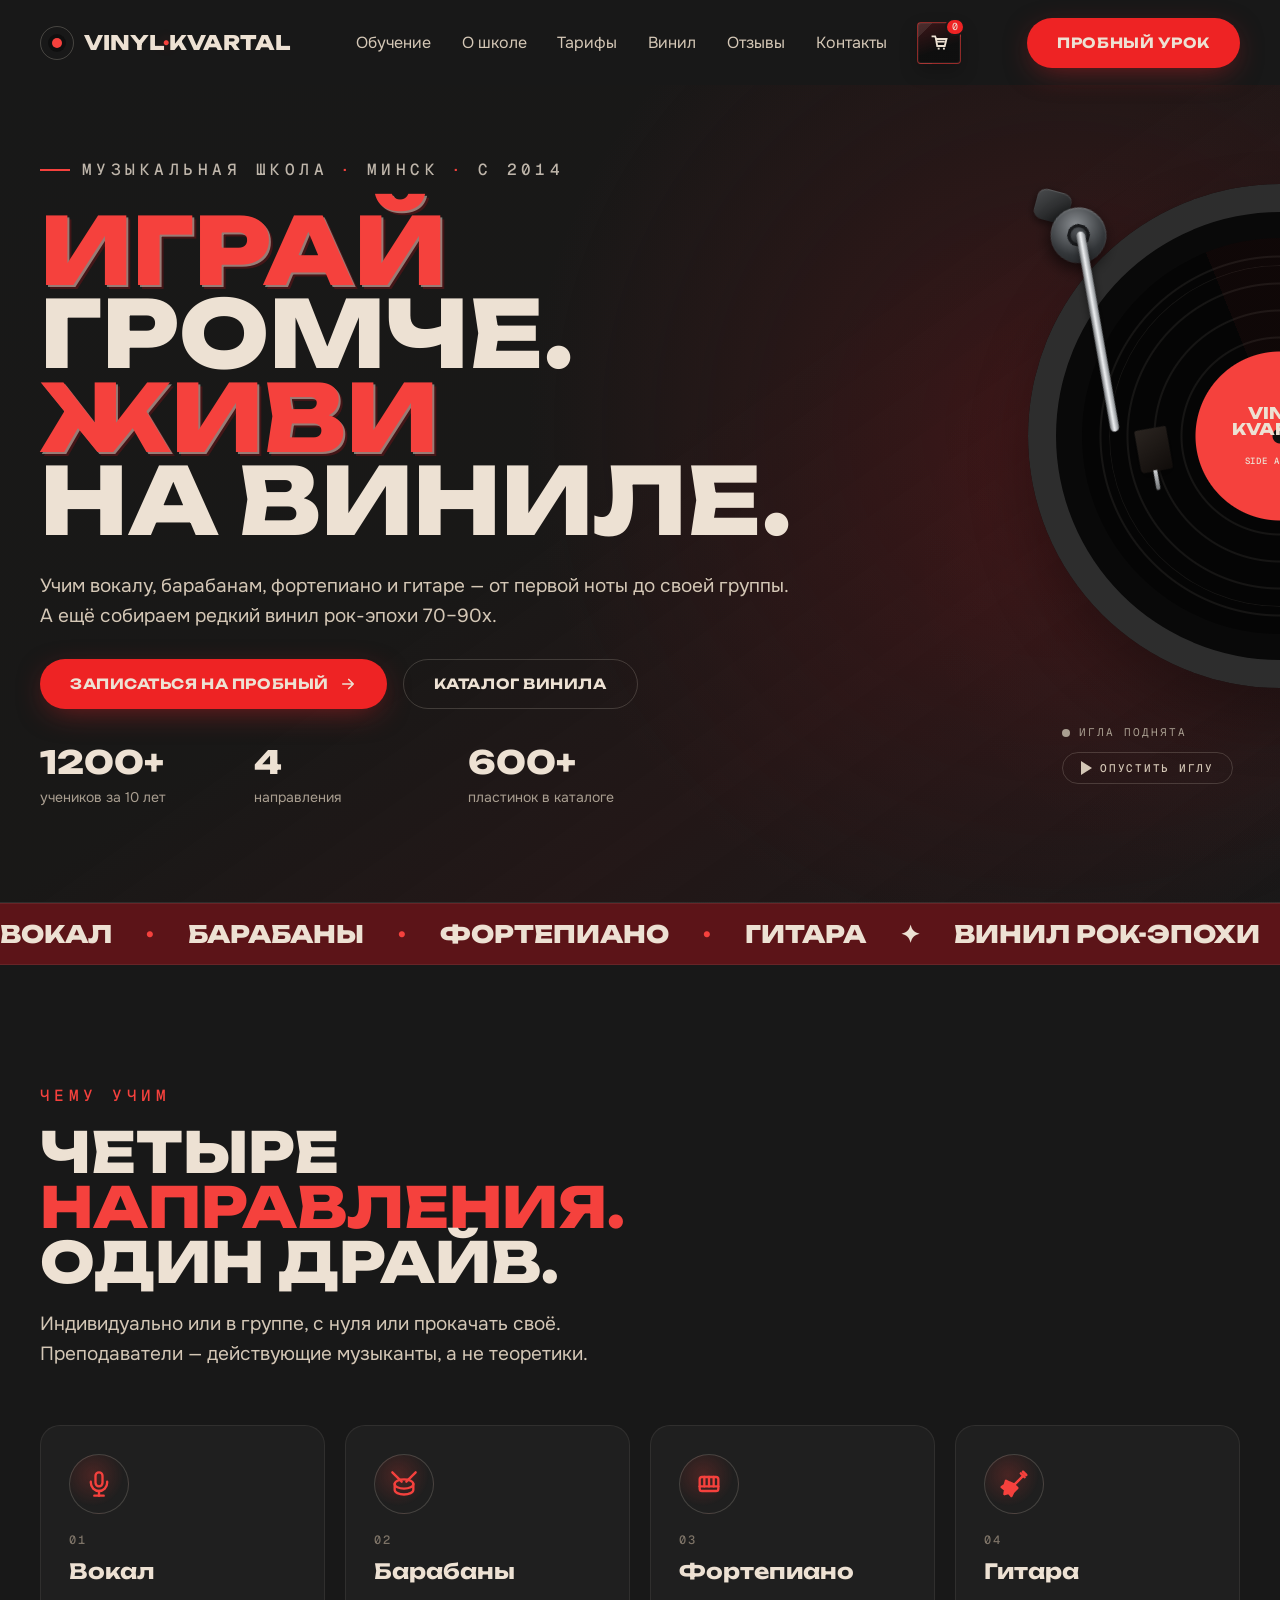
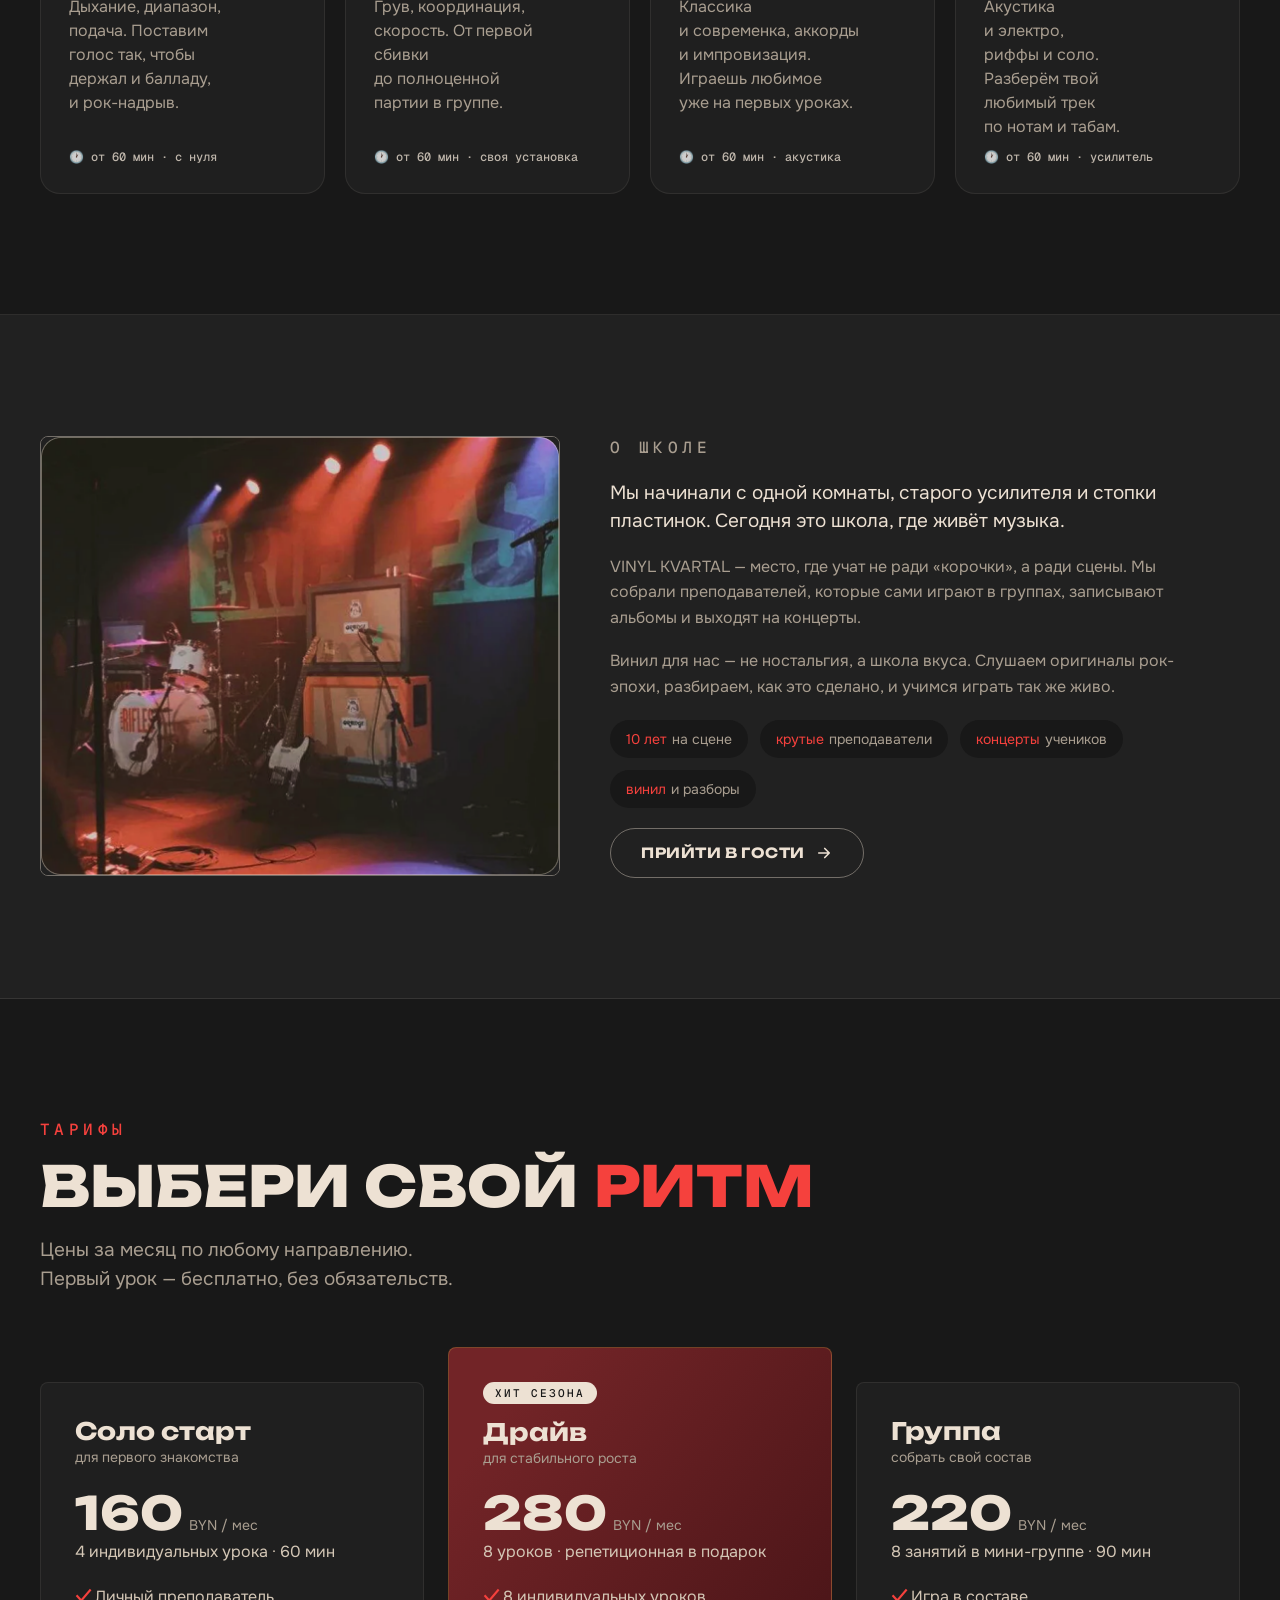
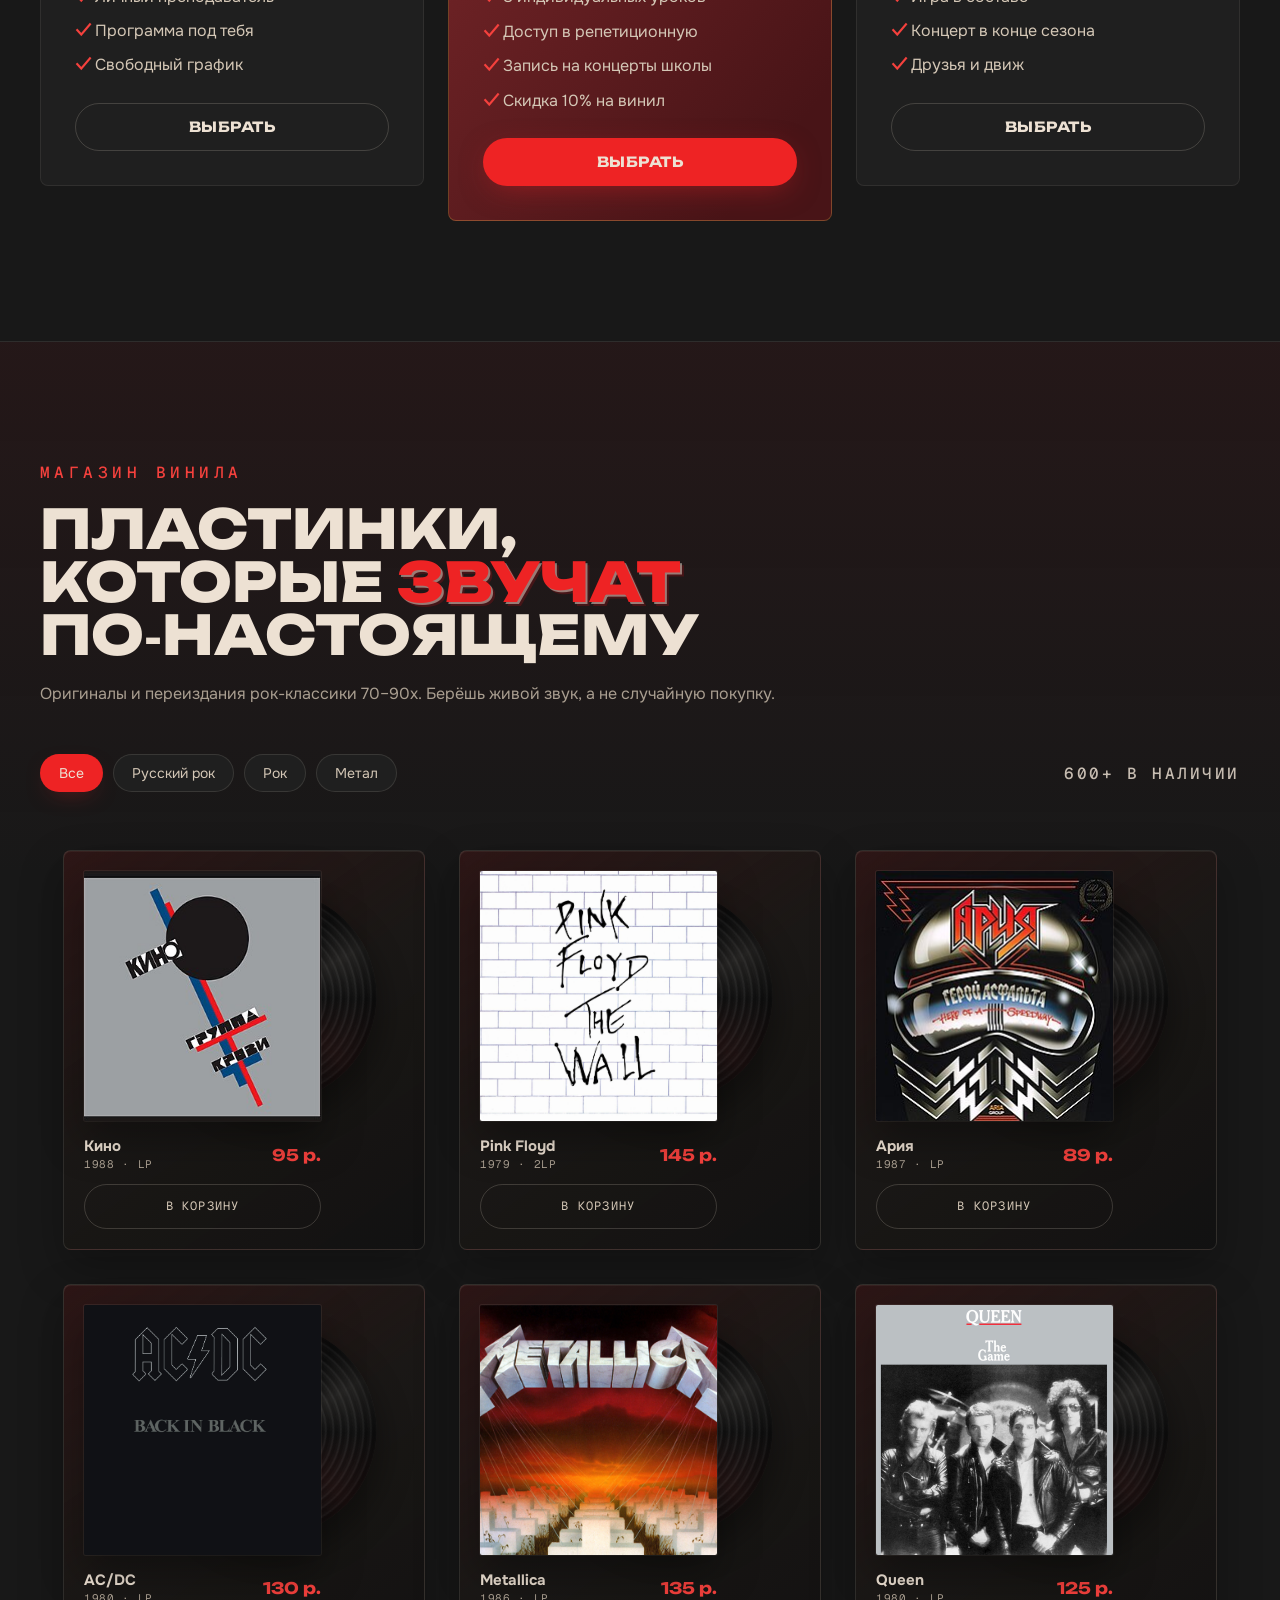
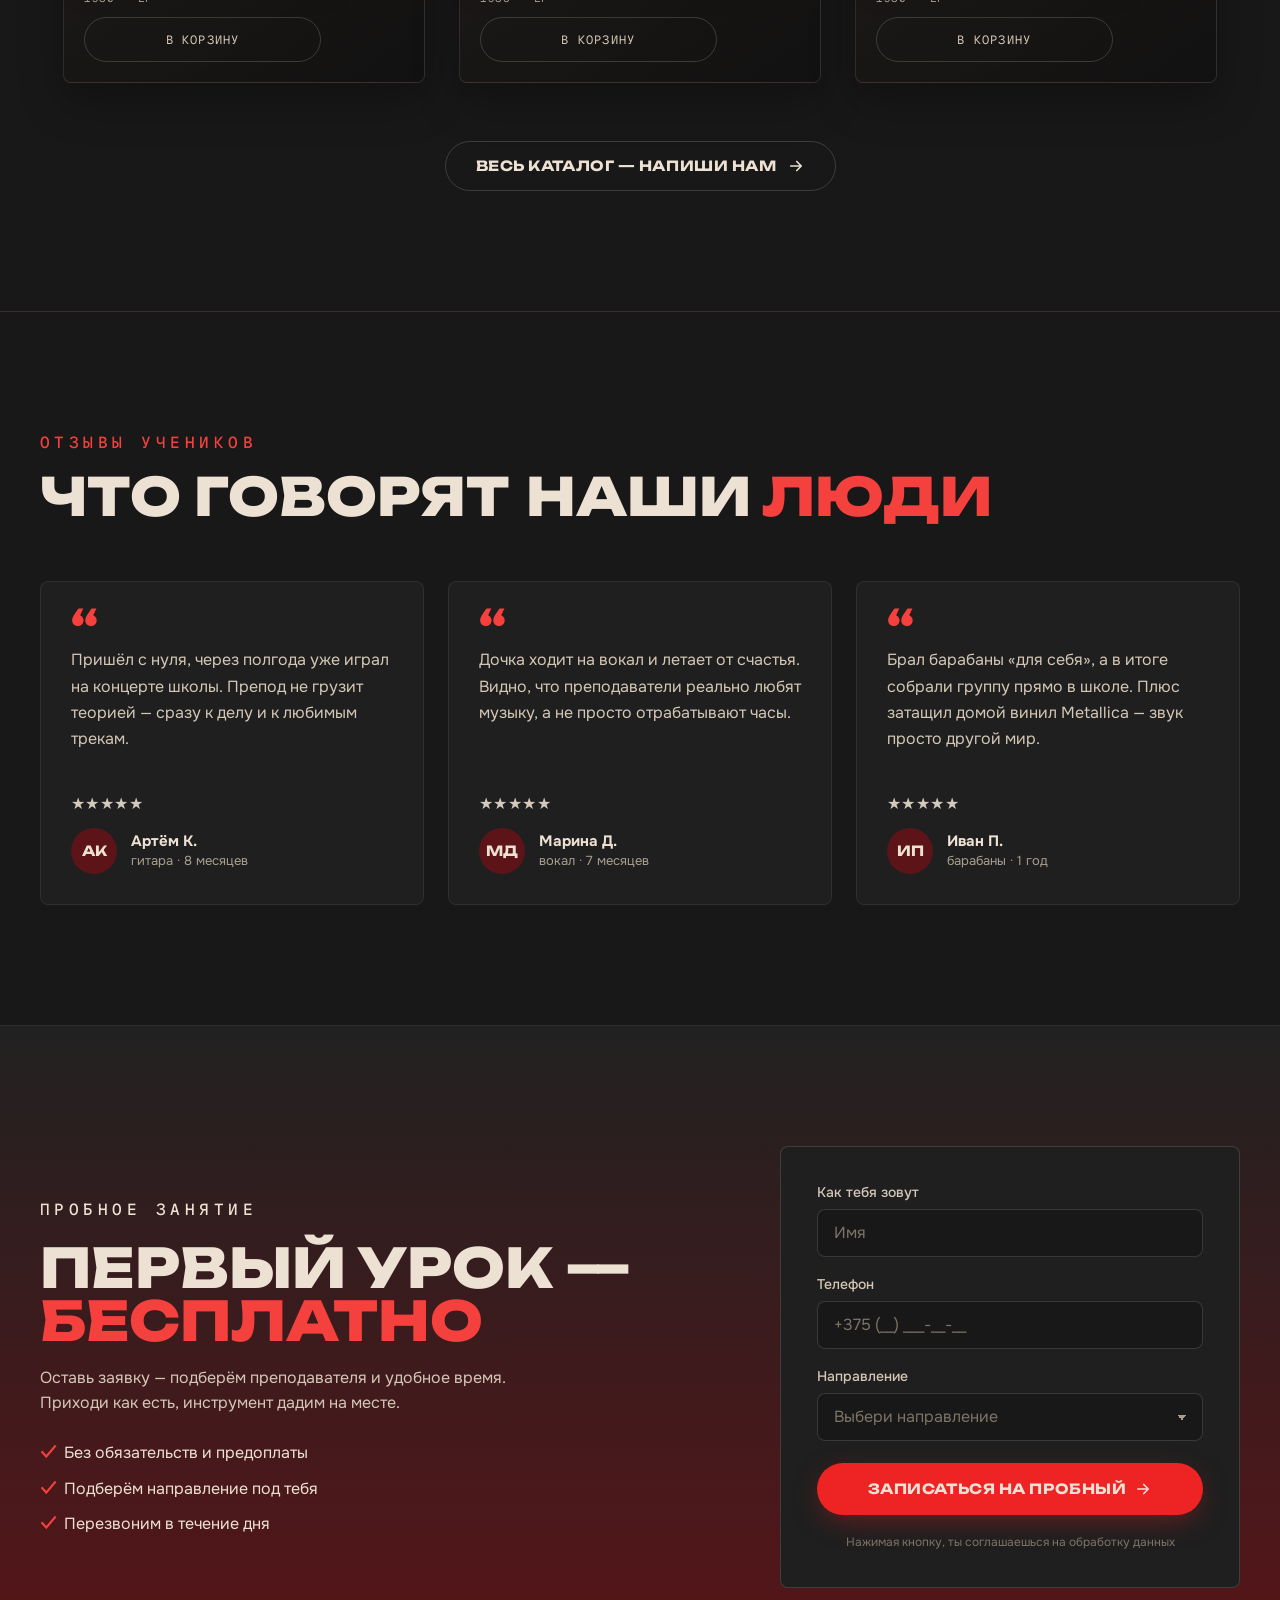
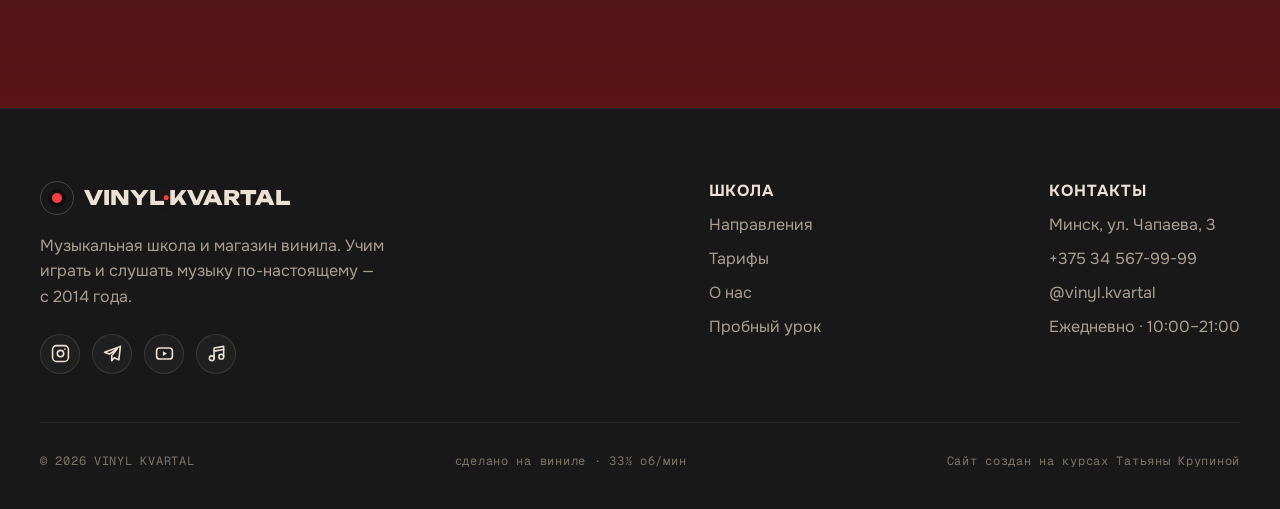
<file: index.html>
<!doctype html>
<html lang="ru">
  <head>
    <meta charset="utf-8" />
    <meta name="viewport" content="width=device-width, initial-scale=1" />
    <title>VINYL·KVARTAL</title>
    <link rel="preconnect" href="https://fonts.googleapis.com" />
    <link rel="preconnect" href="https://fonts.gstatic.com" crossorigin />
    <link
      href="https://fonts.googleapis.com/css2?family=Geist+Mono:wght@500&family=Onest:wght@400;500;700&family=Unbounded:wght@700;800&display=swap"
      rel="stylesheet"
    />
    <link rel="stylesheet" href="styles.css" />
  </head>
  <body>
    <div class="page-loader" aria-hidden="true">
      <div class="loader-inner">
        <div class="loader-record" aria-hidden="true">
          <span></span>
        </div>
        <p>VINYL KVARTAL</p>
        <small>настраиваем&nbsp;звук</small>
      </div>
    </div>

    <header class="site-header" aria-label="Основная навигация">
      <nav class="nav-wrap">
        <a class="brand" href="#" aria-label="VINYL·KVARTAL">
          <span class="brand-mark" aria-hidden="true"></span>
          <span class="brand-name">VINYL<span class="brand-dot">·</span>KVARTAL</span>
        </a>

        <button class="menu-toggle" type="button" aria-label="Открыть меню" aria-expanded="false">
          <span></span>
          <span></span>
        </button>

        <div class="nav-links">
          <a href="#learn">Обучение</a>
          <a href="#about">О&nbsp;школе</a>
          <a href="#pricing">Тарифы</a>
          <a href="#vinyl">Винил</a>
          <a href="#reviews">Отзывы</a>
          <a href="#contacts">Контакты</a>
          <button class="nav-cart" type="button" aria-label="Корзина, 0 товаров">
            <svg viewBox="0 0 24 24" aria-hidden="true">
              <path d="M4 5h3l1.2 3"></path>
              <path d="M8 8h12l-2 8H9.4L8 8Z"></path>
              <path d="M10 11h7"></path>
              <path d="M11 19h.1"></path>
              <path d="M17 19h.1"></path>
            </svg>
            <span class="nav-cart-label">Корзина</span>
            <span class="cart-count" aria-hidden="true">0</span>
          </button>
        </div>

        <a class="header-cta" href="#trial">Пробный урок</a>
      </nav>
    </header>

    <main>
      <section class="hero" aria-labelledby="hero-title">
        <div class="hero-wrap">
          <div class="hero-copy">
            <p class="kicker"><span></span>Музыкальная школа <i>·</i> Минск <i>·</i> с&nbsp;2014</p>

            <h1 id="hero-title">
              <span class="outline">Играй</span>
              <span class="hero-title-light">громче.</span>
              <span class="outline">живи</span>
              <span class="hero-title-light">на&nbsp;виниле.</span>
            </h1>

            <p class="hero-text">
              Учим вокалу, барабанам, фортепиано и&nbsp;гитаре — от&nbsp;первой ноты до&nbsp;своей группы.
              А&nbsp;ещё собираем редкий винил рок-эпохи 70–90х.
            </p>

            <div class="hero-actions">
              <a class="primary-action" href="#trial">
                Записаться на&nbsp;пробный
                <svg viewBox="0 0 24 24" aria-hidden="true">
                  <path d="M5 12h14M13 6l6 6-6 6"></path>
                </svg>
              </a>
              <a class="ghost-action" href="#vinyl">Каталог винила</a>
            </div>

            <dl class="hero-stats">
              <div>
                <dt>1200+</dt>
                <dd>учеников за&nbsp;10 лет</dd>
              </div>
              <div>
                <dt>4</dt>
                <dd>направления</dd>
              </div>
              <div>
                <dt>600+</dt>
                <dd>пластинок в&nbsp;каталоге</dd>
              </div>
            </dl>
          </div>

          <div class="turntable" aria-label="Интерактивная виниловая пластинка">
            <div class="record" aria-hidden="true">
              <div class="record-label">
                <strong>VINYL<br />KVARTAL</strong>
                <span>SIDE A · 33⅓</span>
              </div>
            </div>

            <div class="tonearm" aria-hidden="true">
              <span class="weight"></span>
              <span class="pivot"></span>
              <span class="arm"></span>
              <span class="head"></span>
            </div>

            <div class="deck-controls">
              <div class="deck-caption">
                <span class="dot" aria-hidden="true"></span>
                <span class="txt-play">игла поднята</span>
                <span class="txt-stop">пластинка играет</span>
              </div>
              <button
                class="record-button"
                type="button"
                aria-label="Опустить иглу и запустить пластинку"
                aria-pressed="false"
              >
                <span class="play-icon" aria-hidden="true"></span>
                <span>Опустить иглу</span>
              </button>
            </div>
          </div>
        </div>
      </section>

      <div class="marquee" aria-hidden="true">
        <div class="marquee-track">
          <span>Вокал <i>·</i> Барабаны <i>·</i> Фортепиано <i>·</i> Гитара <span class="star">✦</span></span>
          <span>Винил рок-эпохи <i>·</i> Концерты учеников <i>·</i> Своя группа за&nbsp;год <span class="star">✦</span></span>
          <span>Вокал <i>·</i> Барабаны <i>·</i> Фортепиано <i>·</i> Гитара <span class="star">✦</span></span>
          <span>Винил рок-эпохи <i>·</i> Концерты учеников <i>·</i> Своя группа за&nbsp;год <span class="star">✦</span></span>
        </div>
      </div>

      <section class="directions" id="learn" aria-labelledby="directions-title">
        <div class="directions-wrap">
          <div class="section-head">
            <p class="section-kicker">Чему учим</p>
            <h2 id="directions-title">
              <span>Четыре</span>
              <span class="accent">направления.</span>
              <span>Один драйв.</span>
            </h2>
            <p>
              Индивидуально или в&nbsp;группе, с&nbsp;нуля или прокачать своё. Преподаватели — действующие
              музыканты, а&nbsp;не теоретики.
            </p>
          </div>

          <div class="directions-grid">
            <article class="direction-card">
              <div class="direction-icon" aria-hidden="true">
                <svg viewBox="0 0 24 24">
                  <path d="M12 2a3 3 0 0 0-3 3v6a3 3 0 0 0 6 0V5a3 3 0 0 0-3-3Z"></path>
                  <path d="M19 10v1a7 7 0 0 1-14 0v-1"></path>
                  <path d="M12 18v4"></path>
                  <path d="M8 22h8"></path>
                </svg>
              </div>
              <div class="direction-body">
                <span class="direction-number">01</span>
                <h3>Вокал</h3>
                <p>Дыхание, диапазон,<br />подача. Поставим<br />голос так, чтобы<br />держал и&nbsp;балладу,<br />и&nbsp;рок-надрыв.</p>
                <small>🕐 от&nbsp;60 мин · с&nbsp;нуля</small>
              </div>
            </article>

            <article class="direction-card">
              <div class="direction-icon" aria-hidden="true">
                <svg viewBox="0 0 24 24">
                  <path d="m2 2 8 8"></path>
                  <path d="m22 2-8 8"></path>
                  <ellipse cx="12" cy="12" rx="8" ry="4"></ellipse>
                  <path d="M4 12v5c0 2.2 3.6 4 8 4s8-1.8 8-4v-5"></path>
                </svg>
              </div>
              <div class="direction-body">
                <span class="direction-number">02</span>
                <h3>Барабаны</h3>
                <p>Грув, координация,<br />скорость. От&nbsp;первой<br />сбивки<br />до&nbsp;полноценной<br />партии в&nbsp;группе.</p>
                <small>🕐 от&nbsp;60 мин · своя установка</small>
              </div>
            </article>

            <article class="direction-card">
              <div class="direction-icon" aria-hidden="true">
                <svg viewBox="0 0 24 24">
                  <rect x="4" y="6" width="16" height="12" rx="2"></rect>
                  <path d="M8 6v8"></path>
                  <path d="M12 6v8"></path>
                  <path d="M16 6v8"></path>
                  <path d="M4 14h16"></path>
                </svg>
              </div>
              <div class="direction-body">
                <span class="direction-number">03</span>
                <h3>Фортепиано</h3>
                <p>Классика<br />и&nbsp;современка, аккорды<br />и&nbsp;импровизация.<br />Играешь любимое<br />уже на&nbsp;первых уроках.</p>
                <small>🕐 от&nbsp;60 мин · акустика</small>
              </div>
            </article>

            <article class="direction-card">
              <div class="direction-icon" aria-hidden="true">
                <svg class="electric-guitar-icon" viewBox="0 0 24 24">
                  <path class="guitar-body" d="M8.3 10.8 5.6 9.4 4.6 12.8 2.2 14.5l2.7 2.2-.5 3.4 3.5-1 2 2.5 1.5-3.2 3.2-3.2-3.1-3.1-3.2-1.3Z"></path>
                  <path d="m12.5 12.3 7-7"></path>
                  <path d="m17.5 3.5 3 3"></path>
                  <path d="m19.2 2.2 2.6 2.6"></path>
                  <circle cx="7.6" cy="15.6" r="1.2"></circle>
                </svg>
              </div>
              <div class="direction-body">
                <span class="direction-number">04</span>
                <h3>Гитара</h3>
                <p>Акустика<br />и&nbsp;электро,<br />риффы и&nbsp;соло.<br />Разберём твой<br />любимый трек<br />по&nbsp;нотам и&nbsp;табам.</p>
                <small>🕐 от&nbsp;60 мин · усилитель</small>
              </div>
            </article>
          </div>
        </div>
      </section>

      <section class="about" id="about" aria-labelledby="about-title">
        <div class="about-wrap">
          <div class="about-grid">
            <figure class="about-photo">
              <img src="assets/about-studio.png" alt="Сцена музыкальной школы с барабанами, гитарой и усилителями" />
            </figure>

            <div class="about-body">
              <p class="about-kicker">О&nbsp;школе</p>
              <h2 id="about-title" class="visually-hidden">О&nbsp;школе VINYL KVARTAL</h2>
              <p class="about-lead">
                Мы начинали с&nbsp;одной комнаты, старого усилителя и&nbsp;стопки пластинок. Сегодня это школа,
                где живёт музыка.
              </p>
              <p>
                VINYL KVARTAL — место, где учат не&nbsp;ради «корочки», а&nbsp;ради сцены. Мы собрали преподавателей,
                которые сами играют в&nbsp;группах, записывают альбомы и&nbsp;выходят на&nbsp;концерты.
              </p>
              <p>
                Винил для&nbsp;нас — не&nbsp;ностальгия, а&nbsp;школа вкуса. Слушаем оригиналы рок-эпохи, разбираем,
                как это сделано, и&nbsp;учимся играть так же живо.
              </p>

              <div class="about-tags" aria-label="Особенности школы">
                <span><strong>10 лет</strong> на&nbsp;сцене</span>
                <span><strong>крутые</strong> преподаватели</span>
                <span><strong>концерты</strong> учеников</span>
                <span><strong>винил</strong> и&nbsp;разборы</span>
              </div>

              <a class="about-action" href="#contacts">
                Прийти в&nbsp;гости
                <svg viewBox="0 0 24 24" aria-hidden="true">
                  <path d="M5 12h14M13 6l6 6-6 6"></path>
                </svg>
              </a>
            </div>
          </div>
        </div>
      </section>

      <section class="pricing" id="pricing" aria-labelledby="pricing-title">
        <div class="pricing-wrap">
          <div class="pricing-head">
            <p class="section-kicker">Тарифы</p>
            <h2 id="pricing-title" class="pricing-title">
              <span>Выбери свой</span>
              <span class="accent">ритм</span>
            </h2>
            <p>
              Цены за&nbsp;месяц по&nbsp;любому направлению.<br />
              Первый урок — бесплатно, без&nbsp;обязательств.
            </p>
          </div>

          <div class="plans-grid">
            <article class="plan-card">
              <h3>Соло старт</h3>
              <p class="plan-subtitle">для&nbsp;первого знакомства</p>
              <p class="plan-price"><strong>160</strong><span>BYN / мес</span></p>
              <p class="plan-note">4 индивидуальных урока · 60 мин</p>
              <ul class="plan-list">
                <li>Личный преподаватель</li>
                <li>Программа под&nbsp;тебя</li>
                <li>Свободный график</li>
              </ul>
              <a class="plan-action" href="#trial">Выбрать</a>
            </article>

            <article class="plan-card plan-card-featured">
              <span class="plan-badge">Хит сезона</span>
              <h3>Драйв</h3>
              <p class="plan-subtitle">для&nbsp;стабильного роста</p>
              <p class="plan-price"><strong>280</strong><span>BYN / мес</span></p>
              <p class="plan-note">8 уроков · репетиционная в&nbsp;подарок</p>
              <ul class="plan-list">
                <li>8 индивидуальных уроков</li>
                <li>Доступ в&nbsp;репетиционную</li>
                <li>Запись на&nbsp;концерты школы</li>
                <li>Скидка 10% на&nbsp;винил</li>
              </ul>
              <a class="plan-action plan-action-filled" href="#trial">Выбрать</a>
            </article>

            <article class="plan-card">
              <h3>Группа</h3>
              <p class="plan-subtitle">собрать свой состав</p>
              <p class="plan-price"><strong>220</strong><span>BYN / мес</span></p>
              <p class="plan-note">8 занятий в&nbsp;мини-группе · 90 мин</p>
              <ul class="plan-list">
                <li>Игра в&nbsp;составе</li>
                <li>Концерт в&nbsp;конце сезона</li>
                <li>Друзья и&nbsp;движ</li>
              </ul>
              <a class="plan-action" href="#trial">Выбрать</a>
            </article>
          </div>
        </div>
      </section>

      <section class="catalog" id="vinyl" aria-labelledby="catalog-title">
        <div class="catalog-wrap">
          <div class="catalog-head">
            <p class="section-kicker">Магазин винила</p>
            <h2 id="catalog-title" class="catalog-title">
              <span>Пластинки,</span>
              <span class="catalog-title-pair">
                <span>которые</span>
                <span class="outline-gold">звучат</span>
              </span>
              <span class="catalog-title-nowrap">по&#8209;настоящему</span>
            </h2>
            <p>
              Оригиналы и&nbsp;переиздания рок-классики 70–90х. Берёшь живой звук,
              а&nbsp;не случайную покупку.
            </p>
          </div>

          <div class="catalog-bar">
            <div class="catalog-chips" aria-label="Фильтр каталога">
              <button class="catalog-chip catalog-chip-active" type="button">Все</button>
              <button class="catalog-chip" type="button">Русский рок</button>
              <button class="catalog-chip" type="button">Рок</button>
              <button class="catalog-chip" type="button">Метал</button>
            </div>
            <p>600+ в&nbsp;наличии</p>
          </div>

          <div class="records-grid">
            <article class="record-card">
              <div class="record-art">
                <span class="album-disk" aria-hidden="true"></span>
                <img class="album-cover" src="assets/record-kino.png" alt="Обложка альбома Кино" />
              </div>
              <div class="record-meta">
                <div>
                  <h3>Кино</h3>
                  <p>1988 · LP</p>
                </div>
                <strong>95 р.</strong>
              </div>
              <button class="record-buy" type="button">В&nbsp;корзину</button>
            </article>

            <article class="record-card">
              <div class="record-art">
                <span class="album-disk" aria-hidden="true"></span>
                <img class="album-cover" src="assets/record-pink-floyd.png" alt="Обложка альбома Pink Floyd" />
              </div>
              <div class="record-meta">
                <div>
                  <h3>Pink Floyd</h3>
                  <p>1979 · 2LP</p>
                </div>
                <strong>145 р.</strong>
              </div>
              <button class="record-buy" type="button">В&nbsp;корзину</button>
            </article>

            <article class="record-card">
              <div class="record-art">
                <span class="album-disk" aria-hidden="true"></span>
                <img class="album-cover" src="assets/record-aria.png" alt="Обложка альбома Ария" />
              </div>
              <div class="record-meta">
                <div>
                  <h3>Ария</h3>
                  <p>1987 · LP</p>
                </div>
                <strong>89 р.</strong>
              </div>
              <button class="record-buy" type="button">В&nbsp;корзину</button>
            </article>

            <article class="record-card">
              <div class="record-art">
                <span class="album-disk" aria-hidden="true"></span>
                <img class="album-cover" src="assets/record-acdc.png" alt="Обложка альбома AC/DC" />
              </div>
              <div class="record-meta">
                <div>
                  <h3>AC/DC</h3>
                  <p>1980 · LP</p>
                </div>
                <strong>130 р.</strong>
              </div>
              <button class="record-buy" type="button">В&nbsp;корзину</button>
            </article>

            <article class="record-card">
              <div class="record-art">
                <span class="album-disk" aria-hidden="true"></span>
                <img class="album-cover" src="assets/record-metallica.png" alt="Обложка альбома Metallica" />
              </div>
              <div class="record-meta">
                <div>
                  <h3>Metallica</h3>
                  <p>1986 · LP</p>
                </div>
                <strong>135 р.</strong>
              </div>
              <button class="record-buy" type="button">В&nbsp;корзину</button>
            </article>

            <article class="record-card">
              <div class="record-art">
                <span class="album-disk" aria-hidden="true"></span>
                <img class="album-cover" src="assets/record-queen.png" alt="Обложка альбома Queen" />
              </div>
              <div class="record-meta">
                <div>
                  <h3>Queen</h3>
                  <p>1980 · LP</p>
                </div>
                <strong>125 р.</strong>
              </div>
              <button class="record-buy" type="button">В&nbsp;корзину</button>
            </article>
          </div>

          <div class="catalog-foot">
            <a href="#contacts">
              Весь каталог — напиши&nbsp;нам
              <svg viewBox="0 0 24 24" aria-hidden="true">
                <path d="M5 12h14M13 6l6 6-6 6"></path>
              </svg>
            </a>
          </div>
        </div>
      </section>

      <section class="reviews" id="reviews" aria-labelledby="reviews-title">
        <div class="reviews-wrap">
          <div class="reviews-head">
            <p class="section-kicker">Отзывы учеников</p>
            <h2 id="reviews-title" class="reviews-title">
              <span>Что говорят</span>
              <span class="reviews-title-line">наши&nbsp;<span class="accent">люди</span></span>
            </h2>
          </div>

          <div class="reviews-grid">
            <article class="review-card">
              <p class="review-quote" aria-hidden="true">“</p>
              <blockquote>
                Пришёл с&nbsp;нуля, через полгода уже играл на&nbsp;концерте школы. Препод не&nbsp;грузит
                теорией — сразу к&nbsp;делу и&nbsp;к&nbsp;любимым трекам.
              </blockquote>
              <p class="review-stars" aria-label="Оценка 5 из 5">★★★★★</p>
              <div class="review-author">
                <span class="review-avatar">АК</span>
                <div>
                  <h3>Артём К.</h3>
                  <p>гитара · 8 месяцев</p>
                </div>
              </div>
            </article>

            <article class="review-card">
              <p class="review-quote" aria-hidden="true">“</p>
              <blockquote>
                Дочка ходит на&nbsp;вокал и&nbsp;летает от&nbsp;счастья. Видно, что преподаватели реально
                любят музыку, а&nbsp;не просто отрабатывают часы.
              </blockquote>
              <p class="review-stars" aria-label="Оценка 5 из 5">★★★★★</p>
              <div class="review-author">
                <span class="review-avatar">МД</span>
                <div>
                  <h3>Марина Д.</h3>
                  <p>вокал · 7 месяцев</p>
                </div>
              </div>
            </article>

            <article class="review-card">
              <p class="review-quote" aria-hidden="true">“</p>
              <blockquote>
                Брал барабаны «для&nbsp;себя», а&nbsp;в&nbsp;итоге собрали группу прямо в&nbsp;школе. Плюс
                затащил домой винил Metallica — звук просто другой мир.
              </blockquote>
              <p class="review-stars" aria-label="Оценка 5 из 5">★★★★★</p>
              <div class="review-author">
                <span class="review-avatar">ИП</span>
                <div>
                  <h3>Иван П.</h3>
                  <p>барабаны · 1 год</p>
                </div>
              </div>
            </article>
          </div>
        </div>
      </section>

      <section class="signup" id="contacts" aria-labelledby="signup-title">
        <div class="signup-wrap">
          <div class="signup-inner">
            <div class="signup-copy">
              <p class="signup-kicker">Пробное занятие</p>
              <h2 id="signup-title" class="signup-title">
                <span>Первый&nbsp;урок&nbsp;—</span>
                <span class="accent">бесплатно</span>
              </h2>
              <p>
                Оставь заявку — подберём преподавателя и&nbsp;удобное время. Приходи как есть,
                инструмент дадим на&nbsp;месте.
              </p>
              <ul class="signup-list">
                <li>Без&nbsp;обязательств и&nbsp;предоплаты</li>
                <li>Подберём направление под&nbsp;тебя</li>
                <li>Перезвоним в&nbsp;течение дня</li>
              </ul>
            </div>

            <form class="signup-form" id="trial">
              <label class="signup-field">
                <span>Как тебя зовут</span>
                <input type="text" name="name" placeholder="Имя" autocomplete="name" />
              </label>

              <label class="signup-field">
                <span>Телефон</span>
                <input type="tel" name="phone" placeholder="+375 (__) ___-__-__" autocomplete="tel" />
              </label>

              <label class="signup-field">
                <span>Направление</span>
                <select name="direction" aria-label="Выбери направление">
                  <option value="">Выбери направление</option>
                  <option value="vocal">Вокал</option>
                  <option value="drums">Барабаны</option>
                  <option value="piano">Фортепиано</option>
                  <option value="guitar">Гитара</option>
                </select>
              </label>

              <button class="signup-submit" type="submit">
                Записаться на&nbsp;пробный
                <svg viewBox="0 0 24 24" aria-hidden="true">
                  <path d="M5 12h14M13 6l6 6-6 6"></path>
                </svg>
              </button>
              <p class="signup-note">Нажимая кнопку, ты соглашаешься на&nbsp;обработку данных</p>
            </form>
          </div>
        </div>
      </section>
    </main>

    <footer class="site-footer">
      <div class="footer-wrap">
        <div class="footer-grid">
          <div class="footer-brand">
            <a class="brand" href="#" aria-label="VINYL·KVARTAL">
              <span class="brand-mark" aria-hidden="true"></span>
              <span class="brand-name">VINYL<span class="brand-dot">·</span>KVARTAL</span>
            </a>
            <p>
              Музыкальная школа и&nbsp;магазин винила. Учим играть и&nbsp;слушать музыку
              по-настоящему — с&nbsp;2014 года.
            </p>
            <div class="footer-socials" aria-label="Социальные сети">
              <a href="#" aria-label="Instagram">
                <svg viewBox="0 0 24 24" aria-hidden="true">
                  <rect x="2" y="2" width="20" height="20" rx="5"></rect>
                  <circle cx="12" cy="12" r="4"></circle>
                  <circle cx="17.5" cy="6.5" r="1" fill="currentColor" stroke="none"></circle>
                </svg>
              </a>
              <a href="#" aria-label="Telegram">
                <svg viewBox="0 0 24 24" aria-hidden="true">
                  <path d="M22 3 2 10.5l6 2.2L18 6l-7 8.5V21l3.2-3.6L20 20z"></path>
                </svg>
              </a>
              <a href="#" aria-label="YouTube">
                <svg viewBox="0 0 24 24" aria-hidden="true">
                  <rect x="2" y="5" width="20" height="14" rx="4"></rect>
                  <path d="M10 9l5 3-5 3z" fill="currentColor" stroke="none"></path>
                </svg>
              </a>
              <a href="#" aria-label="Музыка">
                <svg viewBox="0 0 24 24" aria-hidden="true">
                  <path d="M9 18V5l12-2v13"></path>
                  <path d="m9 9 12-2"></path>
                  <circle cx="6" cy="18" r="3"></circle>
                  <circle cx="18" cy="16" r="3"></circle>
                </svg>
              </a>
            </div>
          </div>

          <nav class="footer-col" aria-label="Школа">
            <h2>Школа</h2>
            <a href="#learn">Направления</a>
            <a href="#pricing">Тарифы</a>
            <a href="#about">О&nbsp;нас</a>
            <a href="#trial">Пробный урок</a>
          </nav>

          <address class="footer-col footer-contacts">
            <h2>Контакты</h2>
            <p>Минск, ул. Чапаева, 3</p>
            <a href="tel:+375345679999">+375 34 567-99-99</a>
            <a href="#contacts">@vinyl.kvartal</a>
            <p>Ежедневно · 10:00–21:00</p>
          </address>
        </div>

        <div class="footer-bottom">
          <p>© 2026 VINYL KVARTAL</p>
          <p>сделано на&nbsp;виниле · 33⅓ об/мин</p>
          <p class="footer-credit">Сайт создан на&nbsp;курсах Татьяны Крупиной</p>
        </div>
      </div>
    </footer>

    <script src="script.js"></script>
  </body>
</html>
</file>
<file: styles.css>
﻿:root {
  --ink: #181818;
  --cream: #ede1d3;
  --muted: #d4c7b6;
  --muted-2: #a99e90;
  --red: #f5413d;
  --button-red: #ee2324;
  --red-bright: #f5413d;
  --red-deep: #aa1f23;
  --bordeaux: #5c1418;
  --wine: #5c1418;
  --line: rgba(237, 225, 211, 0.18);
  --line-2: rgba(237, 225, 211, 0.08);
  --ease: cubic-bezier(0.22, 0.61, 0.36, 1);
  --spring: cubic-bezier(0.34, 1.56, 0.64, 1);
  --shell: min(1200px, calc(100vw - 48px));
}

* {
  box-sizing: border-box;
}

html {
  min-width: 320px;
  background: var(--ink);
  color: var(--cream);
  scroll-behavior: smooth;
}

body {
  margin: 0;
  font-family: "Onest", Arial, sans-serif;
  background: var(--ink);
  color: var(--cream);
}

@media (hover: hover) and (pointer: fine) {
  body {
    cursor: url("data:image/svg+xml,%3Csvg xmlns='http://www.w3.org/2000/svg' width='32' height='32' viewBox='0 0 32 32'%3E%3Cpath fill='%23ede1d3' stroke='%23181818' stroke-width='1.55' stroke-linejoin='round' d='M5.2 3.4 27 12.6c2.2.9 2.7 3.7 1 5.4l-9.7 9.7c-1.8 1.8-4.8 1.1-5.8-1.2L3.3 5.3c-.6-1.4.5-2.5 1.9-1.9Z'/%3E%3Cpath fill='%23f5413d' d='M7.2 6.5 24.1 13.7c1.5.6 1.8 2.4.7 3.5l-7.5 7.5c-1.2 1.2-3.1.8-3.8-.8L6.3 7.7c-.3-.8.1-1.5.9-1.2Z' opacity='.84'/%3E%3Cpath fill='%23ede1d3' d='M9 8.3 19.3 12.7c.8.3.8 1.2.1 1.4-3.7.8-8.1-1.4-10.8-4.7-.5-.6-.3-1.4.4-1.1Z' opacity='.36'/%3E%3C/svg%3E") 5 4, auto;
  }

  a,
  button,
  label,
  [role="button"] {
    cursor: url("data:image/svg+xml,%3Csvg xmlns='http://www.w3.org/2000/svg' width='32' height='32' viewBox='0 0 32 32'%3E%3Cpath fill='%23f5413d' stroke='%23ede1d3' stroke-width='1.5' stroke-linejoin='round' d='M5.2 3.4 27 12.6c2.2.9 2.7 3.7 1 5.4l-9.7 9.7c-1.8 1.8-4.8 1.1-5.8-1.2L3.3 5.3c-.6-1.4.5-2.5 1.9-1.9Z'/%3E%3Cpath fill='%23181818' d='M7.2 6.5 24.1 13.7c1.5.6 1.8 2.4.7 3.5l-7.5 7.5c-1.2 1.2-3.1.8-3.8-.8L6.3 7.7c-.3-.8.1-1.5.9-1.2Z' opacity='.9'/%3E%3Cpath fill='%23ede1d3' d='M9 8.3 19.3 12.7c.8.3.8 1.2.1 1.4-3.7.8-8.1-1.4-10.8-4.7-.5-.6-.3-1.4.4-1.1Z' opacity='.42'/%3E%3C/svg%3E") 5 4, pointer;
  }
}

.cursor-spark {
  position: fixed;
  z-index: 10000;
  top: 0;
  left: 0;
  pointer-events: none;
  will-change: transform, opacity;
}

.cursor-spark {
  width: 18px;
  height: 3px;
  border-radius: 999px;
  background: linear-gradient(90deg, rgba(237, 225, 211, 0), rgba(237, 225, 211, 0.95) 42%, rgba(245, 65, 61, 0.9));
  box-shadow: 0 0 12px rgba(245, 65, 61, 0.42);
  transform: translate(-50%, -50%) rotate(var(--angle)) scaleX(var(--scale));
  animation: cursorSpark 680ms var(--ease) forwards;
}

a {
  color: inherit;
  text-decoration: none;
}

.page-loader {
  position: fixed;
  z-index: 9999;
  inset: 0;
  display: grid;
  place-items: center;
  background:
    radial-gradient(circle at 50% 46%, rgba(92, 20, 24, 0.36), transparent 34%),
    linear-gradient(135deg, #181818 0%, #211d1a 48%, #101010 100%);
  color: var(--cream);
  opacity: 1;
  pointer-events: auto;
  transition: opacity 560ms var(--ease), visibility 560ms var(--ease);
  visibility: visible;
  animation: loaderAutoHide 560ms var(--ease) 2.6s forwards;
}

.page-loader.is-hidden {
  opacity: 0;
  pointer-events: none;
  visibility: hidden;
}

.loader-inner {
  display: grid;
  place-items: center;
  gap: 16px;
  padding: 24px;
  text-align: center;
}

.loader-record {
  position: relative;
  width: clamp(124px, 20vw, 190px);
  aspect-ratio: 1;
  border-radius: 50%;
  background:
    radial-gradient(circle at center, #111 0 7px, transparent 8px),
    radial-gradient(circle at center, rgba(245, 65, 61, 0.74) 0 18%, rgba(92, 20, 24, 0.78) 18.5% 27%, transparent 27.5%),
    repeating-radial-gradient(circle at center, transparent 0 16px, rgba(237, 225, 211, 0.08) 17px 18px),
    radial-gradient(circle at center, #050505 0 62%, #151515 63% 86%, #303030 87% 92%, #090909 93%);
  box-shadow:
    inset 0 0 0 14px #272727,
    inset 0 0 0 30px #090909,
    0 28px 70px rgba(0, 0, 0, 0.46);
  animation: loaderSpin 1.45s linear infinite;
}

.loader-record::before {
  position: absolute;
  inset: -12px;
  content: "";
  border: 1px solid rgba(237, 225, 211, 0.12);
  border-radius: 50%;
}

.loader-record span {
  position: absolute;
  top: 18%;
  right: 18%;
  width: 9%;
  aspect-ratio: 1;
  border-radius: 50%;
  background: rgba(237, 225, 211, 0.72);
}

.loader-inner p {
  margin: 8px 0 0;
  font-family: "Unbounded", Arial, sans-serif;
  font-size: clamp(18px, 4vw, 28px);
  font-weight: 800;
  letter-spacing: 0;
}

.loader-inner small {
  color: var(--muted-2);
  font-family: "Geist Mono", Consolas, monospace;
  font-size: 12px;
  letter-spacing: 0.22em;
  text-transform: uppercase;
}

.site-header {
  position: sticky;
  z-index: 10;
  top: 0;
  display: flex;
  justify-content: center;
  width: 100%;
  background: var(--ink);
}

.nav-wrap {
  display: flex;
  align-items: center;
  justify-content: space-between;
  gap: 28px;
  width: var(--shell);
  min-height: 85px;
}

.brand {
  display: inline-flex;
  align-items: center;
  flex: 0 0 auto;
  gap: 10px;
}

.brand-mark {
  position: relative;
  width: 34px;
  height: 34px;
  border: 1px solid rgba(237, 225, 211, 0.22);
  border-radius: 50%;
}

.brand-mark::before {
  position: absolute;
  inset: 11px;
  content: "";
  border-radius: 50%;
  background: var(--red);
  box-shadow: 0 0 0 4px #0f0f0f;
}

.brand-name {
  font-family: "Unbounded", Arial, sans-serif;
  font-size: 20px;
  font-weight: 800;
  letter-spacing: 0;
  text-transform: uppercase;
}

.brand-dot {
  color: var(--red);
  text-shadow: 0 0 12px rgba(245, 65, 61, 0.38);
}

.nav-links {
  display: flex;
  align-items: center;
  justify-content: center;
  flex: 1 1 auto;
  gap: clamp(18px, 2.4vw, 34px);
  color: var(--muted);
  font-size: 16px;
  white-space: nowrap;
}

.nav-links a {
  position: relative;
  padding: 4px 0;
  transition: color 180ms ease;
}

.nav-links a:hover,
.nav-links a:focus-visible {
  color: var(--cream);
}

.nav-links a::after {
  position: absolute;
  right: 0;
  bottom: -3px;
  left: 0;
  height: 1.5px;
  content: "";
  background: var(--red);
  transform: scaleX(0);
  transform-origin: left;
  transition: transform 220ms var(--ease);
}

.nav-links a:hover::after,
.nav-links a:focus-visible::after {
  transform: scaleX(1);
}

.nav-cart {
  position: relative;
  display: inline-flex;
  width: 44px;
  height: 42px;
  align-items: center;
  justify-content: center;
  overflow: visible;
  border: 1.5px solid rgba(245, 65, 61, 0.54);
  border-radius: 4px;
  background:
    linear-gradient(135deg, rgba(237, 225, 211, 0.1) 0 18%, transparent 18%),
    linear-gradient(160deg, rgba(92, 20, 24, 0.54), rgba(15, 15, 15, 0.98) 62%);
  color: var(--cream);
  cursor: pointer;
  box-shadow: inset 0 0 0 1px rgba(237, 225, 211, 0.06), 0 8px 18px rgba(0, 0, 0, 0.22);
  transition: transform 160ms var(--spring), border-color 180ms var(--ease), background 180ms var(--ease), box-shadow 200ms var(--ease);
}

.nav-cart svg {
  position: relative;
  z-index: 1;
  width: 21px;
  height: 21px;
  fill: none;
  stroke: currentColor;
  stroke-linecap: square;
  stroke-linejoin: miter;
  stroke-width: 2.1;
  filter: drop-shadow(2px 2px 0 rgba(15, 15, 15, 0.76));
}

.cart-count {
  position: absolute;
  top: -5px;
  right: -5px;
  display: grid;
  min-width: 18px;
  height: 18px;
  place-items: center;
  padding: 0 5px;
  border: 2px solid var(--ink);
  border-radius: 999px;
  background: var(--button-red);
  color: var(--cream);
  font-family: "Geist Mono", Consolas, monospace;
  font-size: 10px;
  line-height: 1;
  z-index: 2;
}

.nav-cart-label {
  display: none;
}

.nav-cart:hover,
.nav-cart:focus-visible,
.nav-cart.has-items {
  border-color: rgba(245, 65, 61, 0.72);
  background:
    linear-gradient(135deg, rgba(237, 225, 211, 0.12) 0 18%, transparent 18%),
    radial-gradient(circle at 74% 70%, rgba(245, 65, 61, 0.22), transparent 46%),
    linear-gradient(160deg, rgba(121, 20, 25, 0.72), rgba(15, 15, 15, 0.96) 62%);
  box-shadow: inset 0 0 0 1px rgba(237, 225, 211, 0.08), 0 10px 28px rgba(0, 0, 0, 0.24), 0 0 18px rgba(245, 65, 61, 0.2);
}

.nav-cart:hover,
.nav-cart:focus-visible {
  transform: translateY(-2px);
}

.header-cta,
.primary-action,
.ghost-action {
  display: inline-flex;
  align-items: center;
  justify-content: center;
  min-height: 50px;
  border-radius: 999px;
  font-family: "Unbounded", Arial, sans-serif;
  font-size: 14px;
  font-weight: 700;
  letter-spacing: 0.04em;
  line-height: 1;
  text-transform: uppercase;
  white-space: nowrap;
  transition: transform 160ms var(--spring), background 180ms var(--ease), border-color 180ms var(--ease), color 180ms var(--ease), box-shadow 200ms var(--ease);
}

.header-cta {
  flex: 0 0 auto;
  padding: 0 30px;
  background: var(--button-red);
  color: var(--cream);
  box-shadow: 0 8px 30px -8px rgba(200, 31, 36, 0.6);
}

.header-cta:hover,
.header-cta:focus-visible,
.primary-action:hover,
.primary-action:focus-visible,
.signup-submit:hover,
.signup-submit:focus-visible {
  background: var(--red-bright);
  color: var(--cream);
  transform: translateY(-2px);
  box-shadow: 0 14px 40px -8px rgba(226, 59, 52, 0.7);
}

.header-cta:active,
.primary-action:active,
.signup-submit:active {
  background: var(--red-deep);
  transform: scale(0.97);
}

.menu-toggle {
  display: none;
  width: 44px;
  height: 44px;
  border: 1px solid var(--line);
  border-radius: 50%;
  background: transparent;
  cursor: pointer;
  transition: transform 160ms var(--spring), border-color 180ms var(--ease), background 180ms var(--ease), box-shadow 200ms var(--ease);
}

.menu-toggle:hover,
.menu-toggle:focus-visible {
  border-color: var(--button-red);
  background:
    radial-gradient(circle at 50% 50%, rgba(245, 65, 61, 0.2), transparent 62%),
    rgba(200, 31, 36, 0.08);
  box-shadow: 0 10px 26px rgba(0, 0, 0, 0.22), inset 0 0 0 1px rgba(245, 65, 61, 0.08);
  transform: translateY(-2px);
}

.menu-toggle span {
  display: block;
  width: 18px;
  height: 2px;
  margin: 5px auto;
  border-radius: 999px;
  background: var(--cream);
  transition: transform 220ms var(--ease), background 180ms var(--ease), width 180ms var(--ease);
}

.menu-toggle:hover span:first-child,
.menu-toggle:focus-visible span:first-child {
  transform: translateX(-2px) rotate(-10deg);
}

.menu-toggle:hover span:last-child,
.menu-toggle:focus-visible span:last-child {
  transform: translateX(2px) rotate(10deg);
}

.site-header.menu-open .menu-toggle {
  border-color: rgba(245, 65, 61, 0.58);
  background: rgba(92, 20, 24, 0.45);
}

.site-header.menu-open .menu-toggle span:first-child {
  transform: translateY(3.5px) rotate(45deg);
}

.site-header.menu-open .menu-toggle span:last-child {
  transform: translateY(-3.5px) rotate(-45deg);
}

@media (max-width: 1180px) {
  .nav-wrap {
    min-height: 74px;
  }

  .nav-links,
  .header-cta {
    display: none;
  }

  .site-header.menu-open .nav-links {
    position: absolute;
    top: 74px;
    right: 16px;
    left: 16px;
    display: grid;
    grid-template-columns: repeat(2, minmax(0, 1fr));
    gap: 0;
    overflow: hidden;
    border: 1px solid var(--line);
    border-radius: 8px;
    background: #202020;
    box-shadow: 0 24px 50px rgba(0, 0, 0, 0.3);
  }

  .site-header.menu-open .nav-cart {
    display: inline-flex;
    width: 100%;
    height: auto;
    min-height: 58px;
    align-items: center;
    justify-content: center;
    grid-column: 1 / -1;
    gap: 12px;
    border: 0;
    border-bottom: 1px solid rgba(237, 225, 211, 0.1);
    border-radius: 0;
    background: transparent;
    box-shadow: none;
    font-family: "Onest", Arial, sans-serif;
    font-size: 15px;
    transform: none;
  }

  .site-header.menu-open .nav-cart-label {
    display: inline;
  }

  .site-header.menu-open .cart-count {
    position: static;
    border-color: rgba(31, 31, 31, 0.92);
  }

  .site-header.menu-open .nav-cart:hover,
  .site-header.menu-open .nav-cart:focus-visible,
  .site-header.menu-open .nav-cart.has-items {
    background:
      linear-gradient(90deg, rgba(245, 65, 61, 0.16), rgba(92, 20, 24, 0.14) 46%, transparent),
      rgba(237, 225, 211, 0.035);
    transform: none;
  }

  .site-header.menu-open .nav-links a {
    min-width: 0;
    padding: 17px 18px 17px 42px;
    border-bottom: 1px solid rgba(237, 225, 211, 0.1);
    white-space: normal;
    transition: transform 180ms var(--ease), background 180ms var(--ease), color 180ms var(--ease);
  }

  .site-header.menu-open .nav-links a::before {
    position: absolute;
    top: 50%;
    left: 18px;
    width: 10px;
    height: 10px;
    content: "";
    border-radius: 50%;
    background: var(--red);
    box-shadow: 0 0 0 4px rgba(245, 65, 61, 0.08);
    opacity: 0.42;
    transform: translateY(-50%) scale(0.48);
    transition: transform 180ms var(--spring), opacity 180ms var(--ease), box-shadow 180ms var(--ease);
  }

  .site-header.menu-open .nav-links a::after {
    display: none;
  }

  .site-header.menu-open .nav-links a:hover,
  .site-header.menu-open .nav-links a:focus-visible {
    background:
      linear-gradient(90deg, rgba(245, 65, 61, 0.16), rgba(92, 20, 24, 0.14) 46%, transparent),
      rgba(237, 225, 211, 0.035);
    color: var(--cream);
    transform: translateX(4px);
  }

  .site-header.menu-open .nav-links a:hover::before,
  .site-header.menu-open .nav-links a:focus-visible::before {
    opacity: 1;
    box-shadow: 0 0 0 6px rgba(245, 65, 61, 0.1);
    transform: translateY(-50%) scale(1);
  }

  .menu-toggle {
    display: block;
  }
}

.hero {
  display: flex;
  justify-content: center;
  min-height: calc(100vh - 85px);
  overflow: hidden;
  border-bottom: 1px solid rgba(237, 225, 211, 0.1);
  background:
    radial-gradient(circle at 83% 42%, rgba(121, 20, 25, 0.34) 0, rgba(92, 20, 24, 0.2) 25%, transparent 46%),
    radial-gradient(circle at 96% 58%, rgba(245, 65, 61, 0.055) 0, transparent 24%),
    linear-gradient(145deg, var(--ink) 0%, #191817 48%, rgba(40, 23, 23, 0.68) 70%, var(--ink) 100%);
}

.hero-wrap {
  position: relative;
  display: grid;
  grid-template-columns: minmax(0, 770px) minmax(330px, 1fr);
  align-items: center;
  width: var(--shell);
  min-height: 805px;
  padding: 74px 0 96px;
}

.hero-copy {
  position: relative;
  z-index: 2;
  display: flex;
  flex-direction: column;
  align-items: flex-start;
  max-width: 765px;
}

.kicker {
  display: flex;
  align-items: center;
  gap: 12px;
  margin: 0 0 28px;
  color: rgba(237, 225, 211, 0.78);
  font-family: "Geist Mono", Consolas, monospace;
  font-size: 16px;
  font-weight: 500;
  letter-spacing: 0.28em;
  line-height: 1.35;
  text-transform: uppercase;
}

.kicker span {
  width: 30px;
  height: 2px;
  flex: 0 0 auto;
  background: var(--red);
}

.kicker i {
  color: var(--red);
  font-style: normal;
}

h1 {
  display: flex;
  flex-direction: column;
  margin: 0;
  font-family: "Unbounded", Arial, sans-serif;
  font-size: clamp(52px, 7.25vw, 96px);
  font-weight: 800;
  letter-spacing: 0;
  line-height: 0.9;
  text-transform: uppercase;
}

h1 .accent {
  color: var(--red);
}

.hero-title-light {
  color: var(--cream);
}

h1 .outline {
  display: inline-block;
  color: var(--red);
  font-family: "Unbounded", Arial, sans-serif;
  font-weight: 800;
  letter-spacing: 0;
  transform: none;
  text-shadow:
    2px 2px 0 rgba(237, 225, 211, 0.5),
    4px 4px 0 rgba(92, 20, 24, 0.64);
}

.hero-text {
  max-width: 765px;
  margin: 28px 0 0;
  color: var(--muted);
  font-size: 19px;
  line-height: 1.6;
}

.hero-actions {
  display: flex;
  flex-wrap: wrap;
  gap: 16px;
  margin-top: 28px;
}

.primary-action {
  gap: 10px;
  min-width: 250px;
  padding: 0 30px;
  background: var(--button-red);
  color: var(--cream);
  box-shadow: 0 8px 30px -8px rgba(200, 31, 36, 0.6);
}

.ghost-action {
  min-width: 190px;
  padding: 0 30px;
  border: 1.5px solid var(--line);
  color: var(--cream);
}

.ghost-action:hover,
.ghost-action:focus-visible,
.about-action:hover,
.about-action:focus-visible,
.catalog-foot a:hover,
.catalog-foot a:focus-visible {
  border-color: var(--button-red);
  color: var(--red-bright);
  transform: translateY(-2px);
}

.hero-stats {
  display: grid;
  grid-template-columns: repeat(3, minmax(0, 170px));
  gap: 44px;
  margin: 34px 0 0;
  padding: 0;
}

.hero-stats div {
  min-width: 0;
}

.hero-stats dt {
  margin: 0;
  font-family: "Unbounded", Arial, sans-serif;
  font-size: 32px;
  font-weight: 800;
  line-height: 1.2;
}

.hero-stats dd {
  margin: 6px 0 0;
  color: var(--muted-2);
  font-size: 14px;
  line-height: 1.3;
}

.turntable {
  --hero-record-size: 540px;
  position: absolute;
  top: 43%;
  right: min(calc(var(--hero-record-size) * -0.5), calc((1200px - 100vw) / 2 - (var(--hero-record-size) * 0.5)));
  width: var(--hero-record-size);
  height: var(--hero-record-size);
  transform: translateY(-50%);
}

.record {
  position: absolute;
  inset: 18px;
  overflow: hidden;
  border-radius: 50%;
  background:
    radial-gradient(circle at center, #111 0 7px, transparent 8px),
    radial-gradient(circle at center, var(--red) 0 84px, transparent 85px),
    repeating-radial-gradient(circle at center, transparent 0 16px, rgba(237, 225, 211, 0.075) 17px 18px, transparent 19px 27px),
    conic-gradient(from -22deg, rgba(245, 65, 61, 0.045) 57deg 61deg, transparent 62deg 360deg),
    radial-gradient(circle at center, #050505 0 62%, #101010 63% 86%, #292929 87% 92%, #090909 93%);
  box-shadow:
    inset 0 0 0 28px #2d2d2d,
    inset 0 0 0 54px #090909,
    0 28px 60px rgba(0, 0, 0, 0.3);
  isolation: isolate;
  transform-origin: center;
  will-change: transform;
}

.record::before,
.record::after {
  position: absolute;
  z-index: 1;
  inset: 0;
  border-radius: inherit;
  content: "";
  pointer-events: none;
}

.record::before {
  background:
    radial-gradient(circle at 72% 70%, rgba(245, 65, 61, 0.24) 0 0.85%, transparent 1.05%),
    radial-gradient(circle at 78% 25%, rgba(237, 225, 211, 0.13) 0 0.62%, transparent 0.82%);
  opacity: 0.8;
}

.record::after {
  inset: 16%;
  border: 1px solid rgba(237, 225, 211, 0.07);
  background:
    conic-gradient(from 18deg, transparent 0 142deg, rgba(245, 65, 61, 0.16) 143deg 148deg, transparent 149deg 360deg);
  -webkit-mask: radial-gradient(circle at center, transparent 0 41%, #000 42% 100%);
  mask: radial-gradient(circle at center, transparent 0 41%, #000 42% 100%);
}

.is-playing .record {
  animation: spinRecord 1.6s linear infinite;
}

.record-label {
  position: absolute;
  z-index: 2;
  top: 50%;
  left: 50%;
  display: flex;
  width: 150px;
  height: 150px;
  align-items: center;
  justify-content: center;
  flex-direction: column;
  gap: 18px;
  border-radius: 50%;
  transform: translate(-50%, -50%);
  color: var(--cream);
  text-align: center;
}

.record-label strong {
  font-family: "Unbounded", Arial, sans-serif;
  font-size: 16px;
  font-weight: 800;
  line-height: 1;
}

.record-label span {
  font-family: "Geist Mono", Consolas, monospace;
  font-size: 9px;
  font-weight: 500;
  letter-spacing: 0.1em;
}

.tonearm {
  position: absolute;
  z-index: 5;
  top: 5%;
  left: 5%;
  width: 50%;
  height: 50%;
  transform-origin: 15% 15%;
  transform: rotate(15deg);
  transition: transform 1.1s var(--ease);
}

.is-playing .tonearm {
  transform: rotate(-9deg);
}

.tonearm .pivot {
  position: absolute;
  top: 5%;
  left: 5%;
  width: 21%;
  aspect-ratio: 1;
  border-radius: 50%;
  background:
    radial-gradient(circle at 50% 50%, #1a1b1d 0 28%, transparent 29%),
    radial-gradient(circle at 40% 34%, #888c90, #34373a 60%, #1a1b1d);
  box-shadow: 0 6px 16px rgba(0, 0, 0, 0.65), inset 0 1px 2px rgba(255, 255, 255, 0.22);
}

.tonearm .pivot::after {
  position: absolute;
  inset: 36%;
  content: "";
  border-radius: 50%;
  background: radial-gradient(circle at 40% 35%, #5a5e62, #232527);
}

.tonearm .weight {
  position: absolute;
  top: 2%;
  left: -3%;
  width: 13%;
  aspect-ratio: 1.15 / 1;
  border-radius: 28%;
  background: linear-gradient(135deg, #4a4c4e, #161718);
  box-shadow: 0 3px 9px rgba(0, 0, 0, 0.55), inset 0 1px 1px rgba(255, 255, 255, 0.15);
}

.tonearm .arm {
  position: absolute;
  top: 14%;
  left: 14%;
  width: 3.4%;
  height: 75%;
  border-radius: 6px;
  background: linear-gradient(90deg, #6c6f72 0%, #f0f2f4 46%, #82868a 100%);
  box-shadow: 0 2px 10px rgba(0, 0, 0, 0.5);
  transform: rotate(-25deg);
  transform-origin: top center;
}

.tonearm .head {
  position: absolute;
  right: 31%;
  bottom: 7%;
  width: 12%;
  height: 16%;
  border-radius: 2px 2px 2px 4px;
  background: linear-gradient(150deg, #2a2420, #100c0a);
  box-shadow: 0 4px 11px rgba(0, 0, 0, 0.6);
  transform: rotate(-25deg);
}

.tonearm .head::after {
  position: absolute;
  bottom: -44%;
  left: 36%;
  width: 14%;
  height: 46%;
  content: "";
  border-radius: 0 0 2px 2px;
  background: linear-gradient(#cfd2d5, #717477);
}

.deck-controls {
  position: absolute;
  z-index: 6;
  top: auto;
  bottom: -78px;
  left: 52px;
  display: flex;
  flex-direction: column;
  align-items: flex-start;
  gap: 14px;
}

.deck-caption {
  display: flex;
  align-items: center;
  gap: 9px;
  color: var(--muted-2);
  font-family: "Geist Mono", Consolas, monospace;
  font-size: 11px;
  letter-spacing: 0.18em;
  line-height: 1;
  text-transform: uppercase;
  white-space: nowrap;
}

.deck-caption .dot {
  width: 8px;
  height: 8px;
  border-radius: 50%;
  background: var(--muted-2);
  transition: 200ms var(--ease);
}

.is-playing .deck-caption .dot {
  background: var(--red-bright);
  box-shadow: 0 0 10px var(--red-bright);
  animation: pulse 1.2s var(--ease) infinite;
}

.deck-caption .txt-stop {
  display: none;
}

.is-playing .deck-caption .txt-play {
  display: none;
}

.is-playing .deck-caption .txt-stop {
  display: inline;
}

.record-button {
  display: inline-flex;
  align-items: center;
  gap: 8px;
  padding: 8px 18px;
  border: 1px solid var(--line);
  border-radius: 999px;
  background: transparent;
  color: var(--muted);
  cursor: pointer;
  font-family: "Geist Mono", Consolas, monospace;
  font-size: 11px;
  font-weight: 500;
  letter-spacing: 0.16em;
  text-transform: uppercase;
  white-space: nowrap;
  transition: color 180ms var(--ease), background 180ms var(--ease), border-color 180ms var(--ease), transform 160ms var(--spring);
}

.record-button:hover,
.record-button:focus-visible {
  border-color: var(--button-red);
  background: rgba(245, 65, 61, 0.04);
  color: var(--red-bright);
  box-shadow: 0 0 0 1px rgba(245, 65, 61, 0.28), 0 0 18px rgba(245, 65, 61, 0.12);
  transform: translateY(-2px);
}

@media (min-width: 1600px) {
  .hero-wrap {
    min-height: min(850px, calc(100vh - 85px));
  }

  .hero-copy {
    max-width: 900px;
  }

  h1 {
    font-size: clamp(96px, 6.2vw, 118px);
  }

  .hero-text {
    max-width: 840px;
  }

  .turntable {
    --hero-record-size: clamp(680px, 42vw, 960px);
    top: 47%;
  }

  .deck-controls {
    bottom: clamp(8px, 1.4vw, 28px);
    left: clamp(-310px, -16vw, -230px);
  }
}

.is-playing .record-button {
  border-color: rgba(245, 65, 61, 0.55);
  background: transparent;
  color: var(--cream);
  box-shadow: 0 0 0 1px rgba(245, 65, 61, 0.18);
}

.play-icon {
  width: 0;
  height: 0;
  border-top: 7px solid transparent;
  border-bottom: 7px solid transparent;
  border-left: 11px solid currentColor;
}

.is-playing .play-icon {
  width: 12px;
  height: 14px;
  border: 0;
  background: linear-gradient(90deg, currentColor 0 4px, transparent 4px 8px, currentColor 8px 12px);
}

@keyframes pulse {
  50% {
    opacity: 0.4;
  }
}

@keyframes spinRecord {
  to {
    transform: rotate(360deg);
  }
}

@keyframes recordSlideIn {
  from {
    opacity: 0;
    transform: translateX(38px);
  }

  to {
    opacity: 1;
    transform: translateX(0);
  }
}

@keyframes loaderSpin {
  to {
    transform: rotate(360deg);
  }
}

@keyframes loaderAutoHide {
  to {
    opacity: 0;
    pointer-events: none;
    visibility: hidden;
  }
}

@keyframes cursorSpark {
  0% {
    opacity: 0.9;
    transform: translate(-50%, -50%) rotate(var(--angle)) scaleX(var(--scale));
  }

  100% {
    opacity: 0;
    transform: translate(-50%, -50%) translate(var(--tx), var(--ty)) rotate(var(--end-angle)) scaleX(0.18);
  }
}

.marquee {
  display: flex;
  overflow: hidden;
  padding: 18px 0;
  border-top: 1px solid var(--line-2);
  border-bottom: 1px solid var(--line-2);
  background: var(--bordeaux);
  white-space: nowrap;
}

.marquee-track {
  display: flex;
  gap: 34px;
  padding-right: 34px;
  animation: marq 26s linear infinite;
}

.marquee:hover .marquee-track {
  animation-play-state: paused;
}

.marquee span {
  display: flex;
  align-items: center;
  gap: 34px;
  color: var(--cream);
  font-family: "Unbounded", Arial, sans-serif;
  font-size: 24px;
  font-weight: 800;
  letter-spacing: 0;
  line-height: 1;
  text-transform: uppercase;
}

.marquee span i {
  color: var(--red-bright);
  font-style: normal;
}

.marquee .star {
  color: var(--cream);
}

@keyframes marq {
  to {
    transform: translateX(-50%);
  }
}

.directions {
  display: flex;
  justify-content: center;
  overflow: hidden;
  padding: 120px 0;
  border-bottom: 1px solid rgba(237, 225, 211, 0.1);
  background: var(--ink);
}

.directions-wrap {
  display: flex;
  width: var(--shell);
  flex-direction: column;
  align-items: flex-start;
  gap: 56px;
}

.section-head {
  display: flex;
  max-width: 560px;
  flex-direction: column;
  align-items: flex-start;
}

.section-kicker {
  margin: 0 0 18px;
  color: var(--red);
  font-family: "Geist Mono", Consolas, monospace;
  font-size: 16px;
  font-weight: 500;
  letter-spacing: 0.3em;
  line-height: 1.35;
  text-transform: uppercase;
}

h2 {
  display: flex;
  flex-direction: column;
  margin: 0;
  font-family: "Unbounded", Arial, sans-serif;
  font-size: clamp(42px, 4.4vw, 58px);
  font-weight: 800;
  letter-spacing: 0;
  line-height: 0.98;
  text-transform: uppercase;
}

h2 .accent {
  color: var(--red);
}

.section-head > p:last-child {
  margin: 20px 0 0;
  color: var(--muted);
  font-size: 19px;
  line-height: 1.55;
}

.directions-grid {
  display: grid;
  width: 100%;
  grid-template-columns: repeat(4, minmax(0, 1fr));
  gap: 20px;
}

.direction-card {
  position: relative;
  display: grid;
  grid-template-rows: 60px 1fr;
  min-height: 364px;
  min-width: 0;
  align-items: start;
  gap: 18px;
  overflow: hidden;
  padding: 28px;
  border: 1px solid rgba(237, 225, 211, 0.08);
  border-radius: 20px;
  background: #1f1f1f;
  transition: transform 250ms var(--ease), border-color 250ms var(--ease), background 250ms var(--ease);
}

.direction-card:hover,
.direction-card:focus-within {
  border-color: rgba(200, 31, 36, 0.45);
  background: #252525;
  transform: translateY(-6px);
}

.direction-icon {
  display: grid;
  width: 60px;
  height: 60px;
  place-items: center;
  border: 1px solid var(--line);
  border-radius: 50%;
  background: radial-gradient(circle at 40% 35%, rgba(226, 59, 52, 0.22), transparent 60%);
  color: var(--red-bright);
  line-height: 1;
  transition: transform 250ms var(--ease), color 250ms var(--ease), border-color 250ms var(--ease), background 250ms var(--ease);
}

.direction-icon svg {
  width: 28px;
  height: 28px;
  fill: none;
  stroke: currentColor;
  stroke-width: 2;
  stroke-linecap: round;
  stroke-linejoin: round;
}

.direction-icon .electric-guitar-icon {
  width: 30px;
  height: 30px;
}

.direction-icon .electric-guitar-icon .guitar-body {
  fill: currentColor;
  stroke: currentColor;
}

.direction-card:hover .direction-icon,
.direction-card:focus-within .direction-icon {
  border-color: var(--button-red);
  background: var(--button-red);
  color: var(--cream);
  transform: rotate(-8deg);
}

.direction-body {
  display: grid;
  grid-template-rows: 16px 27px minmax(144px, max-content) 16px;
  min-width: 0;
  align-items: flex-start;
  gap: 10px;
  width: 100%;
  height: 100%;
}

.direction-number {
  color: #7d7367;
  font-family: "Geist Mono", Consolas, monospace;
  font-size: 12px;
  font-weight: 500;
  letter-spacing: 0.2em;
  line-height: 1.35;
}

.direction-card h3 {
  margin: 0;
  color: var(--cream);
  font-family: "Unbounded", Arial, sans-serif;
  font-size: 21px;
  font-weight: 700;
  letter-spacing: 0;
  line-height: 1.25;
}

.direction-card p {
  min-height: 144px;
  margin: 0;
  color: var(--muted-2);
  font-size: 16px;
  line-height: 1.5;
  align-self: start;
}

.direction-card small {
  display: block;
  padding-top: 2px;
  align-self: end;
  color: rgba(237, 225, 211, 0.78);
  font-family: "Geist Mono", Consolas, monospace;
  font-size: 12px;
  font-weight: 500;
  line-height: 1.35;
}

.about {
  display: flex;
  justify-content: center;
  overflow: hidden;
  padding: 120px 0;
  border-bottom: 1px solid rgba(237, 225, 211, 0.1);
  background: #212121;
}

.about-wrap {
  width: var(--shell);
}

.about-grid {
  display: grid;
  grid-template-columns: 520px minmax(0, 1fr);
  align-items: center;
  gap: 50px;
}

.about-photo {
  width: 520px;
  height: 440px;
  margin: 0;
  overflow: visible;
  border: 0;
  border-radius: 8px;
  background: transparent;
}

.about-photo img {
  display: block;
  width: 100%;
  height: 100%;
  border: 1px solid rgba(237, 225, 211, 0.4);
  border-radius: 8px;
  object-fit: cover;
  object-position: center;
}

.about-body {
  display: flex;
  min-width: 0;
  max-width: 600px;
  flex-direction: column;
  align-items: flex-start;
  gap: 18px;
}

.about-kicker {
  margin: 0;
  color: var(--cream);
  font-family: "Geist Mono", Consolas, monospace;
  font-size: 16px;
  font-weight: 500;
  letter-spacing: 0.3em;
  line-height: 1.35;
  text-transform: uppercase;
}

.about-body p {
  margin: 0;
  color: var(--muted-2);
  font-size: 16px;
  line-height: 1.6;
}

.about-body .about-lead {
  color: var(--cream);
  font-size: 19px;
  line-height: 1.5;
}

.about-tags {
  display: flex;
  flex-wrap: wrap;
  gap: 12px;
  padding-top: 2px;
}

.about-tags span {
  display: inline-flex;
  align-items: center;
  gap: 5px;
  min-height: 38px;
  padding: 0 16px;
  border-radius: 999px;
  background: var(--ink);
  color: var(--muted-2);
  font-size: 14px;
  line-height: 1;
  white-space: nowrap;
}

.about-tags strong {
  color: var(--red-bright);
  font-weight: 400;
}

.about-action {
  display: inline-flex;
  align-items: center;
  justify-content: center;
  gap: 10px;
  min-height: 50px;
  margin-top: 2px;
  padding: 0 30px;
  border: 1.5px solid rgba(237, 225, 211, 0.4);
  border-radius: 999px;
  color: var(--cream);
  font-family: "Unbounded", Arial, sans-serif;
  font-size: 14px;
  font-weight: 700;
  letter-spacing: 0.04em;
  line-height: 1;
  text-transform: uppercase;
  white-space: nowrap;
  transition: transform 160ms var(--spring), border-color 180ms var(--ease), color 180ms var(--ease);
}

.primary-action svg,
.about-action svg,
.catalog-foot a svg,
.signup-submit svg {
  width: 18px;
  height: 18px;
  flex: 0 0 auto;
  fill: none;
  stroke: currentColor;
  stroke-width: 2.2;
  stroke-linecap: round;
  stroke-linejoin: round;
  transition: transform 180ms var(--ease);
}

.primary-action:hover svg,
.primary-action:focus-visible svg,
.about-action:hover svg,
.about-action:focus-visible svg,
.catalog-foot a:hover svg,
.catalog-foot a:focus-visible svg,
.signup-submit:hover svg,
.signup-submit:focus-visible svg {
  transform: translateX(3px);
}

.visually-hidden {
  position: absolute;
  width: 1px;
  height: 1px;
  overflow: hidden;
  clip: rect(0 0 0 0);
  clip-path: inset(50%);
  white-space: nowrap;
}

.pricing {
  display: flex;
  justify-content: center;
  overflow: hidden;
  padding: 120px 0;
  border-bottom: 1px solid rgba(237, 225, 211, 0.1);
  background: var(--ink);
}

.pricing-wrap {
  display: flex;
  width: var(--shell);
  flex-direction: column;
  align-items: center;
  gap: 54px;
}

.pricing-head {
  display: flex;
  width: 100%;
  flex-direction: column;
  align-items: flex-start;
  text-align: left;
}

.pricing-head .section-kicker {
  margin-bottom: 16px;
}

.pricing-title {
  display: flex;
  flex-direction: row;
  flex-wrap: wrap;
  justify-content: flex-start;
  gap: 16px;
  line-height: 1.1;
  text-align: left;
}

.pricing-head > p:last-child {
  margin: 18px 0 0;
  color: var(--muted-2);
  font-size: 19px;
  line-height: 1.5;
}

.plans-grid {
  display: grid;
  width: 100%;
  grid-template-columns: repeat(3, minmax(0, 1fr));
  align-items: center;
  gap: 24px;
}

.plan-card {
  display: flex;
  min-width: 0;
  min-height: 300px;
  flex-direction: column;
  align-items: flex-start;
  padding: 34px;
  border: 1px solid rgba(237, 225, 211, 0.08);
  border-radius: 8px;
  background: #1f1f1f;
  transition: transform 220ms var(--ease), border-color 220ms var(--ease), background 220ms var(--ease);
}

.plan-card:hover,
.plan-card:focus-within {
  border-color: rgba(200, 31, 36, 0.45);
  background: #242424;
  transform: translateY(-5px);
}

.plan-card-featured {
  min-height: 352px;
  border-color: rgba(210, 165, 68, 0.3);
  background: linear-gradient(128deg, #722427 14%, #481417 86%);
}

.plan-card-featured:hover,
.plan-card-featured:focus-within {
  border-color: rgba(245, 65, 61, 0.55);
  background: linear-gradient(128deg, #81272b 14%, #541719 86%);
}

.plan-card h3 {
  margin: 0;
  color: var(--cream);
  font-family: "Unbounded", Arial, sans-serif;
  font-size: 24px;
  font-weight: 700;
  letter-spacing: 0;
  line-height: 1.2;
}

.plan-subtitle {
  margin: 2px 0 0;
  color: var(--muted-2);
  font-size: 14px;
  line-height: 1.4;
}

.plan-badge {
  display: inline-flex;
  min-height: 22px;
  align-items: center;
  margin-bottom: 14px;
  padding: 0 12px;
  border-radius: 999px;
  background: var(--cream);
  color: var(--ink);
  font-family: "Geist Mono", Consolas, monospace;
  font-size: 11px;
  font-weight: 500;
  letter-spacing: 0.18em;
  line-height: 1;
  text-transform: uppercase;
  white-space: nowrap;
}

.plan-price {
  display: flex;
  align-items: baseline;
  gap: 6px;
  margin: 22px 0 0;
  padding-bottom: 4px;
  white-space: nowrap;
}

.plan-price strong {
  color: var(--cream);
  font-family: "Unbounded", Arial, sans-serif;
  font-size: 46px;
  font-weight: 800;
  line-height: 1;
}

.plan-price span {
  color: var(--muted-2);
  font-size: 14px;
}

.plan-note {
  margin: 0;
  color: var(--muted);
  font-size: 16px;
  line-height: 1.5;
}

.plan-list {
  display: flex;
  width: 100%;
  flex: 1 1 auto;
  flex-direction: column;
  gap: 12px;
  margin: 22px 0 26px;
  padding: 0;
  color: var(--muted);
  font-size: 16px;
  line-height: 1.4;
  list-style: none;
}

.plan-list li {
  position: relative;
  padding-left: 20px;
}

.plan-list li::before {
  position: absolute;
  top: 0;
  left: 0;
  content: "\2713";
  color: var(--red);
  font-weight: 700;
}

.plan-action {
  display: inline-flex;
  width: 100%;
  min-height: 48px;
  align-items: center;
  justify-content: center;
  padding: 0 30px;
  border: 1.5px solid var(--line);
  border-radius: 999px;
  color: var(--cream);
  font-family: "Unbounded", Arial, sans-serif;
  font-size: 14px;
  font-weight: 700;
  letter-spacing: 0.04em;
  line-height: 1;
  text-transform: uppercase;
  white-space: nowrap;
  transition: transform 160ms var(--spring), background 180ms var(--ease), box-shadow 200ms var(--ease), border-color 180ms var(--ease), color 180ms var(--ease);
}

.plan-action:not(.plan-action-filled):hover,
.plan-action:not(.plan-action-filled):focus-visible {
  border-color: var(--button-red);
  color: var(--red-bright);
  transform: translateY(-2px);
}

.plan-action-filled {
  border-color: transparent;
  background: var(--button-red);
  box-shadow: 0 8px 30px -8px rgba(200, 31, 36, 0.6);
}

.plan-action-filled:hover,
.plan-action-filled:focus-visible {
  background: var(--red-bright);
  transform: translateY(-2px);
  box-shadow: 0 14px 40px -8px rgba(226, 59, 52, 0.7);
}

.plan-action-filled:active {
  background: var(--red-deep);
  transform: scale(0.97);
}

.catalog {
  display: flex;
  justify-content: center;
  overflow: hidden;
  padding: 120px 0;
  border-bottom: 1px solid rgba(237, 225, 211, 0.1);
  background:
    linear-gradient(180deg, rgba(92, 20, 24, 0.18), rgba(24, 24, 24, 0) 34%),
    var(--ink);
}

.catalog-wrap {
  display: flex;
  width: var(--shell);
  flex-direction: column;
  align-items: flex-start;
  gap: 40px;
}

.catalog-head {
  display: flex;
  max-width: 760px;
  flex-direction: column;
  align-items: flex-start;
}

.catalog-title {
  font-size: clamp(40px, 4.25vw, 56px);
}

.catalog-title .outline-gold {
  display: inline-block;
  color: var(--button-red);
  font-family: "Unbounded", Arial, sans-serif;
  font-weight: 800;
  letter-spacing: 0;
  transform: none;
  text-shadow:
    2px 2px 0 rgba(237, 225, 211, 0.5),
    4px 4px 0 rgba(92, 20, 24, 0.64);
}

.catalog-title-pair {
  display: inline-flex;
  align-items: baseline;
  gap: 0.24em;
}

.catalog-title-nowrap {
  display: block;
  width: max-content;
  max-width: 100%;
  overflow: visible;
  white-space: nowrap;
  word-break: keep-all;
}

@media (max-width: 980px) {
  .catalog-title-pair {
    display: flex !important;
    width: 100%;
    flex-direction: column;
    align-items: flex-start;
    gap: 0;
  }

  .catalog-title .outline-gold,
  .catalog-title-pair .outline-gold {
    display: inline-block !important;
    width: max-content;
    max-width: calc(100vw - 48px);
    padding-right: 0.18em;
    box-sizing: content-box;
    white-space: nowrap;
  }
}

.catalog-head > p:last-child {
  margin: 20px 0 0;
  color: var(--muted-2);
  font-size: 16px;
  line-height: 1.55;
}

.catalog-bar {
  display: flex;
  width: 100%;
  align-items: center;
  justify-content: space-between;
  gap: 20px;
  padding: 8px 0;
}

.catalog-chips {
  display: flex;
  flex-wrap: wrap;
  gap: 10px;
}

.catalog-chip {
  min-height: 38px;
  padding: 0 18px;
  border: 1px solid rgba(237, 225, 211, 0.12);
  border-radius: 999px;
  background: #1f1f1f;
  color: var(--muted);
  cursor: pointer;
  font: inherit;
  font-size: 14px;
  transition: transform 160ms var(--spring), background 180ms var(--ease), border-color 180ms var(--ease), color 180ms var(--ease), box-shadow 200ms var(--ease);
}

.catalog-chip:hover,
.catalog-chip:focus-visible {
  border-color: var(--button-red);
  color: var(--cream);
  transform: translateY(-2px);
}

.catalog-chip-active {
  border-color: transparent;
  background: var(--button-red);
  color: var(--cream);
  box-shadow: 0 8px 24px -12px rgba(200, 31, 36, 0.65);
}

.catalog-chip-active:hover,
.catalog-chip-active:focus-visible {
  background: var(--red-bright);
  transform: translateY(-2px);
}

.catalog-bar > p {
  margin: 0;
  color: rgba(237, 225, 211, 0.82);
  font-family: "Geist Mono", Consolas, monospace;
  font-size: 16px;
  font-weight: 500;
  letter-spacing: 0.16em;
  line-height: 1.35;
  text-transform: uppercase;
  white-space: nowrap;
}

.records-grid {
  display: grid;
  width: 100%;
  grid-template-columns: repeat(3, minmax(0, 1fr));
  gap: clamp(24px, 3vw, 34px);
  padding: 10px clamp(10px, 1.8vw, 24px) 8px;
}

.record-card {
  position: relative;
  display: grid;
  align-content: start;
  min-width: 0;
  overflow: visible;
  padding: clamp(14px, 1.6vw, 20px);
  border: 1px solid rgba(237, 225, 211, 0.12);
  border-radius: 8px;
  background:
    linear-gradient(145deg, rgba(92, 20, 24, 0.3), rgba(27, 24, 22, 0.86) 48%, rgba(17, 17, 17, 0.9)),
    rgba(27, 24, 22, 0.88);
  box-shadow: 0 18px 44px rgba(0, 0, 0, 0.28), inset 0 1px 0 rgba(237, 225, 211, 0.06);
  transition: transform 260ms var(--ease), border-color 220ms var(--ease), box-shadow 220ms var(--ease), background 220ms var(--ease);
}

.record-card:hover,
.record-card:focus-within {
  z-index: 2;
  transform: translateY(-6px);
  border-color: rgba(245, 65, 61, 0.38);
  box-shadow: 0 24px 54px rgba(0, 0, 0, 0.34), 0 0 0 1px rgba(245, 65, 61, 0.08), inset 0 1px 0 rgba(237, 225, 211, 0.08);
}

.record-art {
  position: relative;
  height: auto;
  overflow: visible;
  aspect-ratio: 1.28 / 1;
  border-radius: 6px;
  background: transparent;
  isolation: isolate;
}

.album-cover {
  position: absolute;
  z-index: 2;
  display: block;
  top: 0;
  left: 0;
  width: 74%;
  height: 100%;
  object-fit: cover;
  border-radius: 2px;
  box-shadow: 0 18px 42px rgba(0, 0, 0, 0.34), 0 0 0 1px rgba(237, 225, 211, 0.08);
  transition: transform 520ms cubic-bezier(0.22, 1, 0.36, 1), box-shadow 260ms var(--ease);
}

.album-disk {
  position: absolute;
  z-index: 1;
  top: 50%;
  left: 58%;
  width: 71%;
  height: auto;
  aspect-ratio: 1;
  border-radius: 50%;
  background:
    radial-gradient(circle at center, #181818 0 6px, #ede1d3 7px 10px, transparent 11px),
    radial-gradient(circle at center, rgba(245, 65, 61, 0.7) 0 14%, rgba(92, 20, 24, 0.68) 14.5% 21%, transparent 21.5%),
    conic-gradient(from 22deg, rgba(245, 65, 61, 0.1), transparent 34deg, rgba(237, 225, 211, 0.1) 58deg, transparent 88deg, rgba(245, 65, 61, 0.08) 128deg, transparent 170deg, rgba(237, 225, 211, 0.08) 220deg, transparent 290deg, rgba(245, 65, 61, 0.1)),
    repeating-radial-gradient(circle at center, #151515 0 2px, #222 3px 4px, #111 5px 8px),
    radial-gradient(circle at center, #101010 0 58%, #2b2b2b 59% 100%);
  box-shadow: inset 0 0 34px rgba(0, 0, 0, 0.72), 0 18px 34px rgba(0, 0, 0, 0.32);
  transform: translate(-50%, -50%) rotate(-18deg) scale(0.94);
  transition: left 560ms cubic-bezier(0.22, 1, 0.36, 1), transform 560ms cubic-bezier(0.22, 1, 0.36, 1), filter 260ms var(--ease);
}

.record-card:hover .album-disk,
.record-card:focus-within .album-disk {
  left: 71%;
  transform: translate(-50%, -50%) rotate(42deg) scale(0.98);
  filter: saturate(1.02);
}

.record-card:hover .album-cover,
.record-card:focus-within .album-cover {
  transform: translateX(-8px);
  box-shadow: 0 24px 52px rgba(0, 0, 0, 0.58);
}

.record-meta {
  display: flex;
  width: 74%;
  align-items: center;
  justify-content: space-between;
  gap: 16px;
  padding: 16px 0 12px;
  line-height: 1.25;
}

.record-meta h3 {
  margin: 0;
  color: var(--cream);
  font-size: 15px;
  font-weight: 700;
}

.record-meta p {
  margin: 2px 0 0;
  color: var(--muted-2);
  font-family: "Geist Mono", Consolas, monospace;
  font-size: 11px;
  letter-spacing: 0.06em;
}

.record-meta strong {
  flex: 0 0 auto;
  color: var(--red);
  font-family: "Unbounded", Arial, sans-serif;
  font-size: 16px;
  font-weight: 700;
}

.record-buy {
  display: flex;
  width: 74%;
  min-height: 45px;
  align-items: center;
  justify-content: center;
  margin: 0;
  border: 1px solid var(--line);
  border-radius: 999px;
  background: transparent;
  color: var(--muted);
  font-family: "Geist Mono", Consolas, monospace;
  font-size: 12px;
  letter-spacing: 0.1em;
  text-transform: uppercase;
  cursor: pointer;
  transition: transform 160ms var(--spring), background 180ms var(--ease), border-color 180ms var(--ease), color 180ms var(--ease);
}

.record-buy:hover,
.record-buy:focus-visible {
  border-color: var(--button-red);
  background: var(--button-red);
  color: var(--cream);
  transform: translateY(-2px);
}

.record-buy.is-added {
  border-color: rgba(245, 65, 61, 0.86);
  background: rgba(245, 65, 61, 0.12);
  color: var(--cream);
  box-shadow: 0 0 22px rgba(245, 65, 61, 0.18);
}

.catalog-foot {
  display: flex;
  width: 100%;
  justify-content: center;
  padding-top: 10px;
}

.catalog-foot a {
  display: inline-flex;
  min-height: 50px;
  align-items: center;
  justify-content: center;
  gap: 10px;
  padding: 0 30px;
  border: 1.5px solid var(--line);
  border-radius: 999px;
  color: var(--cream);
  font-family: "Unbounded", Arial, sans-serif;
  font-size: 14px;
  font-weight: 700;
  letter-spacing: 0.04em;
  line-height: 1;
  text-transform: uppercase;
  white-space: nowrap;
  transition: transform 160ms var(--spring), border-color 180ms var(--ease), color 180ms var(--ease);
}

.reviews {
  display: flex;
  justify-content: center;
  overflow: hidden;
  padding: 120px 0;
  border-bottom: 1px solid rgba(237, 225, 211, 0.1);
  background: var(--ink);
}

.reviews-wrap {
  display: flex;
  width: var(--shell);
  flex-direction: column;
  align-items: center;
  gap: 54px;
}

.reviews-head {
  display: flex;
  width: 100%;
  flex-direction: column;
  align-items: flex-start;
  text-align: left;
}

.reviews-head .section-kicker {
  margin-bottom: 14px;
}

.reviews-title {
  display: flex;
  flex-direction: row;
  flex-wrap: wrap;
  justify-content: flex-start;
  gap: 16px;
  font-size: clamp(38px, 4.1vw, 54px);
  line-height: 1.12;
  text-align: left;
}

.reviews-title-line {
  display: inline-block !important;
  width: max-content;
  max-width: none;
  white-space: nowrap !important;
}

.reviews-title-line .accent {
  display: inline;
  white-space: nowrap;
}

.reviews-grid {
  display: grid;
  width: 100%;
  grid-template-columns: repeat(3, minmax(0, 1fr));
  gap: 24px;
}

.review-card {
  display: flex;
  min-width: 0;
  min-height: 324px;
  flex-direction: column;
  align-items: flex-start;
  padding: 30px;
  border: 1px solid rgba(237, 225, 211, 0.08);
  border-radius: 8px;
  background: #1f1f1f;
  transition: transform 220ms var(--ease), border-color 220ms var(--ease), background 220ms var(--ease);
}

.review-card:hover,
.review-card:focus-within {
  border-color: rgba(200, 31, 36, 0.45);
  background: #242424;
  transform: translateY(-5px);
}

.review-quote {
  margin: 0 0 8px;
  color: var(--red);
  font-family: "Unbounded", Arial, sans-serif;
  font-size: 46px;
  font-weight: 800;
  line-height: 0.6;
}

.review-card blockquote {
  margin: 0;
  color: var(--muted);
  font-size: 16px;
  line-height: 1.65;
}

.review-stars {
  margin: auto 0 0;
  padding-top: 18px;
  color: rgba(237, 225, 211, 0.88);
  font-size: 16px;
  letter-spacing: 0.03em;
  line-height: 1;
}

.review-author {
  display: flex;
  align-items: center;
  gap: 14px;
  padding-top: 16px;
}

.review-avatar {
  display: grid;
  width: 46px;
  height: 46px;
  flex: 0 0 auto;
  place-items: center;
  border-radius: 50%;
  background: var(--wine);
  color: var(--cream);
  font-family: "Unbounded", Arial, sans-serif;
  font-size: 14px;
  font-weight: 700;
}

.review-author h3 {
  margin: 0;
  color: var(--cream);
  font-size: 15px;
  font-weight: 700;
  line-height: 1.25;
}

.review-author p {
  margin: 2px 0 0;
  color: var(--muted-2);
  font-size: 13px;
  line-height: 1.25;
}

.signup {
  display: flex;
  justify-content: center;
  overflow: hidden;
  padding: 120px 0;
  background: linear-gradient(180deg, #212121 0%, var(--wine) 100%);
}

.signup-wrap {
  width: var(--shell);
}

.signup-inner {
  display: grid;
  grid-template-columns: minmax(0, 1fr) 460px;
  align-items: center;
  gap: 60px;
}

.signup-copy {
  display: flex;
  min-width: 0;
  flex-direction: column;
  align-items: flex-start;
  gap: 18px;
}

.signup-kicker {
  margin: 0;
  color: var(--cream);
  font-family: "Geist Mono", Consolas, monospace;
  font-size: 16px;
  font-weight: 500;
  letter-spacing: 0.3em;
  line-height: 1.35;
  text-transform: uppercase;
}

.kicker,
.section-kicker,
.about-kicker,
.signup-kicker {
  font-size: 16px;
  letter-spacing: 0.28em;
  line-height: 1.35;
}

.signup-title {
  padding-top: 4px;
  font-size: clamp(42px, 4.25vw, 56px);
  line-height: 0.96;
}

.signup-copy > p:not(.signup-kicker) {
  max-width: 520px;
  margin: 0;
  color: var(--muted);
  font-size: 16px;
  line-height: 1.6;
}

.signup-list {
  display: flex;
  flex-direction: column;
  gap: 14px;
  margin: 8px 0 0;
  padding: 0;
  color: var(--cream);
  font-size: 16px;
  line-height: 1.35;
  list-style: none;
}

.signup-list li {
  position: relative;
  padding-left: 24px;
}

.signup-list li::before {
  position: absolute;
  top: 0;
  left: 0;
  content: "\2713";
  color: var(--red);
  font-weight: 700;
}

.signup-form {
  display: flex;
  width: 460px;
  flex-direction: column;
  align-items: flex-start;
  gap: 18px;
  padding: 36px;
  border: 1px solid rgba(237, 225, 211, 0.16);
  border-radius: 8px;
  background: #1f1f1f;
}

.signup-field {
  display: flex;
  width: 100%;
  flex-direction: column;
  gap: 8px;
  color: var(--muted);
  font-size: 14px;
  font-weight: 500;
}

.signup-field input,
.signup-field select {
  width: 100%;
  min-height: 48px;
  padding: 0 16px;
  border: 1px solid rgba(237, 225, 211, 0.16);
  border-radius: 8px;
  outline: 0;
  background: var(--ink);
  color: var(--cream);
  font: inherit;
  font-size: 16px;
  font-weight: 400;
}

.signup-field input::placeholder {
  color: #7d7367;
  opacity: 1;
}

.signup-field select {
  appearance: none;
  background-image: linear-gradient(45deg, transparent 50%, #a99e90 50%), linear-gradient(135deg, #a99e90 50%, transparent 50%);
  background-position: calc(100% - 20px) 21px, calc(100% - 15px) 21px;
  background-repeat: no-repeat;
  background-size: 5px 5px, 5px 5px;
  color: #7d7367;
}

.signup-field input:focus,
.signup-field select:focus {
  border-color: rgba(245, 65, 61, 0.75);
  box-shadow: 0 0 0 3px rgba(245, 65, 61, 0.14);
}

.signup-submit {
  display: inline-flex;
  width: 100%;
  min-height: 52px;
  align-items: center;
  justify-content: center;
  gap: 8px;
  margin-top: 4px;
  padding: 0 30px;
  border: 0;
  border-radius: 999px;
  background: var(--button-red);
  color: var(--cream);
  cursor: pointer;
  font-family: "Unbounded", Arial, sans-serif;
  font-size: 14px;
  font-weight: 700;
  letter-spacing: 0.04em;
  line-height: 1;
  text-transform: uppercase;
  white-space: nowrap;
  box-shadow: 0 8px 30px -8px rgba(200, 31, 36, 0.6);
  transition: transform 160ms var(--spring), background 180ms var(--ease), box-shadow 200ms var(--ease);
}

.signup-note {
  width: 100%;
  margin: 0;
  color: #7d7367;
  font-size: 12px;
  line-height: 1.5;
  text-align: center;
}

.site-footer {
  display: flex;
  justify-content: center;
  padding: 72px 0 40px;
  border-top: 1px solid rgba(237, 225, 211, 0.08);
  background: var(--ink);
}

.footer-wrap {
  display: flex;
  width: var(--shell);
  flex-direction: column;
  gap: 48px;
}

.footer-grid {
  display: grid;
  width: 100%;
  grid-template-columns: minmax(0, 440px) max-content max-content;
  justify-content: space-between;
  gap: 56px;
}

.footer-brand {
  display: flex;
  max-width: 440px;
  flex-direction: column;
  align-items: flex-start;
  gap: 18px;
}

.footer-brand > p {
  max-width: 380px;
  margin: 0;
  color: var(--muted-2);
  font-size: 16px;
  line-height: 1.6;
}

.footer-socials {
  display: flex;
  gap: 12px;
  padding-top: 6px;
}

.footer-socials a {
  display: grid;
  width: 40px;
  height: 40px;
  place-items: center;
  border: 1px solid rgba(237, 225, 211, 0.12);
  border-radius: 50%;
  background: #1f1f1f;
  color: var(--cream);
  font-size: 15px;
  line-height: 1;
  transition: transform 160ms var(--spring), border-color 180ms var(--ease), background 180ms var(--ease), color 180ms var(--ease);
}

.footer-socials a svg {
  width: 19px;
  height: 19px;
  fill: none;
  stroke: currentColor;
  stroke-width: 2;
  stroke-linecap: round;
  stroke-linejoin: round;
}

.footer-socials a:hover,
.footer-socials a:focus-visible {
  border-color: var(--button-red);
  background: var(--button-red);
  color: var(--cream);
  transform: translateY(-3px);
}

.footer-col {
  display: flex;
  flex-direction: column;
  align-items: flex-start;
  gap: 14px;
  color: var(--muted-2);
  font-size: 16px;
  font-style: normal;
  line-height: 1.25;
  white-space: nowrap;
}

.footer-col h2 {
  margin: 0;
  color: var(--cream);
  font-family: "Onest", Arial, sans-serif;
  font-size: 16px;
  font-weight: 700;
  letter-spacing: 0.06em;
  line-height: 1.25;
  text-transform: uppercase;
}

.footer-col p {
  margin: 0;
}

.footer-col a {
  color: var(--muted-2);
  transition: color 180ms var(--ease);
}

.footer-col a:hover,
.footer-col a:focus-visible {
  color: var(--red-bright);
}

.footer-bottom {
  display: flex;
  width: 100%;
  align-items: center;
  justify-content: space-between;
  gap: 18px 24px;
  padding-top: 30px;
  border-top: 1px solid rgba(237, 225, 211, 0.08);
  color: #7d7367;
  font-family: "Geist Mono", Consolas, monospace;
  font-size: 12px;
  letter-spacing: 0.06em;
  line-height: 1.35;
}

.footer-bottom p {
  margin: 0;
}

.footer-credit {
  color: inherit;
  text-align: right;
}

.site-footer.footer-ready .footer-grid > *,
.site-footer.footer-ready .footer-bottom {
  opacity: 0;
  transform: translateY(22px);
  transition: opacity 700ms var(--ease), transform 700ms var(--ease);
}

.site-footer.footer-ready .footer-grid > :nth-child(2) {
  transition-delay: 80ms;
}

.site-footer.footer-ready .footer-grid > :nth-child(3) {
  transition-delay: 160ms;
}

.site-footer.footer-ready .footer-bottom {
  transition-delay: 240ms;
}

.site-footer.footer-in .footer-grid > *,
.site-footer.footer-in .footer-bottom {
  opacity: 1;
  transform: none;
}

@media (max-width: 980px) {
  :root {
    --shell: min(100vw - 32px, 760px);
  }

  .hero {
    min-height: auto;
    background:
      radial-gradient(circle at 50% 74%, rgba(121, 20, 25, 0.34) 0, rgba(92, 20, 24, 0.22) 22%, transparent 42%),
      radial-gradient(circle at 56% 80%, rgba(245, 65, 61, 0.055) 0, transparent 22%),
      linear-gradient(180deg, var(--ink) 0%, #191817 52%, rgba(40, 23, 23, 0.62) 72%, var(--ink) 100%);
  }

  .hero-wrap {
    display: flex;
    min-height: auto;
    flex-direction: column;
    align-items: flex-start;
    padding: 48px 0 76px;
  }

  .hero-copy {
    max-width: 100%;
  }

  .kicker,
  .section-kicker,
  .about-kicker,
  .signup-kicker {
    max-width: 100%;
    font-size: 13px;
    letter-spacing: 0.24em;
  }

  .hero-text {
    max-width: 640px;
    font-size: 17px;
  }

  .hero-stats {
    grid-template-columns: repeat(3, minmax(0, 1fr));
    width: 100%;
    gap: 18px;
  }

  .turntable {
    position: relative;
    top: auto;
    right: auto;
    bottom: auto;
    align-self: center;
    width: min(70vw, 480px);
    height: auto;
    aspect-ratio: 1;
    margin: 54px auto 104px;
    animation: recordSlideIn 700ms var(--spring) both;
    transform: none;
  }

  .record-button {
    font-size: 10px;
  }

  .deck-controls {
    top: auto;
    bottom: -80px;
    left: 50%;
    align-items: center;
    transform: translateX(-50%);
  }

  .directions {
    padding: 88px 0;
  }

  .directions-grid {
    grid-template-columns: repeat(2, minmax(0, 1fr));
  }

  .about {
    padding: 88px 0;
  }

  .about-grid {
    grid-template-columns: 1fr;
    gap: 34px;
  }

  .about-photo {
    width: 100%;
    max-width: 520px;
  }

  .about-body {
    max-width: 680px;
  }

  .pricing {
    padding: 88px 0;
  }

  .plans-grid {
    grid-template-columns: 1fr;
    align-items: stretch;
    max-width: 560px;
  }

  .plan-card,
  .plan-card-featured {
    min-height: auto;
  }

  .catalog {
    padding: 88px 0;
  }

  .catalog-bar {
    align-items: flex-start;
    flex-direction: column;
  }

  .records-grid {
    grid-template-columns: repeat(2, minmax(0, 1fr));
    gap: 34px 46px;
  }

  .reviews {
    padding: 88px 0;
  }

  .reviews-grid {
    grid-template-columns: 1fr;
    max-width: 620px;
  }

  .review-card {
    min-height: auto;
  }

  .signup {
    padding: 88px 0;
  }

  .signup-inner {
    grid-template-columns: 1fr;
    gap: 40px;
  }

  .signup-form {
    width: 100%;
    max-width: 520px;
  }

  .footer-grid {
    grid-template-columns: 1fr 1fr;
  }

  .footer-brand {
    grid-column: 1 / -1;
  }
}

@media (max-width: 620px) {
  :root {
    --shell: min(100vw - 24px, 440px);
    --mobile-title-size: clamp(27px, 7.85vw, 34px);
    --mobile-hero-title-size: clamp(36px, 10.6vw, 48px);
  }

  .site-header.menu-open .nav-links {
    grid-template-columns: 1fr;
  }

  .brand-name {
    font-size: 15px;
  }

  .brand-mark {
    width: 30px;
    height: 30px;
  }

  .hero-wrap {
    padding-top: 36px;
    padding-bottom: 64px;
  }

  .hero {
    background:
      radial-gradient(circle at 50% 76%, rgba(121, 20, 25, 0.34) 0, rgba(92, 20, 24, 0.22) 22%, transparent 40%),
      radial-gradient(circle at 56% 82%, rgba(245, 65, 61, 0.055) 0, transparent 20%),
      linear-gradient(180deg, var(--ink) 0%, #191817 54%, rgba(40, 23, 23, 0.62) 74%, var(--ink) 100%);
  }

  h1,
  h2,
  .pricing-title,
  .catalog-title,
  .reviews-title,
  .signup-title {
    max-width: 100%;
    overflow-wrap: normal;
    word-break: normal;
    hyphens: none;
    line-height: 1.04;
  }

  h1 {
    font-size: var(--mobile-hero-title-size);
  }

  .kicker {
    align-items: flex-start;
    margin-bottom: 22px;
  }

  .kicker span {
    margin-top: 8px;
    width: 22px;
  }

  .hero-text {
    margin-top: 22px;
    font-size: 16px;
  }

  .hero-actions {
    width: 100%;
    gap: 12px;
  }

  .primary-action,
  .ghost-action {
    width: 100%;
    min-width: 0;
    min-height: 48px;
    padding: 0 18px;
    font-size: 12px;
    line-height: 1.25;
    text-align: center;
    white-space: normal;
  }

  .hero-stats {
    grid-template-columns: 1fr;
    gap: 14px;
    margin-top: 28px;
  }

  .hero-stats div {
    display: grid;
    grid-template-columns: clamp(116px, 32vw, 132px) max-content;
    align-items: baseline;
    gap: 8px;
  }

  .hero-stats dt {
    min-width: 0;
    font-size: 25px;
  }

  .hero-stats dd {
    margin-top: 0;
    white-space: nowrap;
  }

  .turntable {
    width: min(88vw, 380px);
    margin-top: 42px;
    margin-bottom: 98px;
  }

  .record-button {
    min-height: 44px;
    padding-inline: 14px;
    font-size: 9px;
    letter-spacing: 0.12em;
  }

  .deck-controls {
    bottom: -76px;
    gap: 10px;
  }

  .deck-caption {
    font-size: 9px;
    letter-spacing: 0.12em;
  }

  .directions {
    padding: 72px 0;
  }

  .directions-wrap {
    gap: 36px;
  }

  .kicker,
  .section-kicker,
  .about-kicker,
  .signup-kicker {
    font-size: 12px;
    letter-spacing: 0.22em;
  }

  h2 {
    font-size: var(--mobile-title-size);
  }

  #directions-title .accent {
    display: block;
    width: auto;
    max-width: 100%;
    font-size: inherit;
    overflow-wrap: normal;
    transform: none;
    white-space: nowrap;
    word-break: keep-all;
  }

  .section-head > p:last-child {
    font-size: 16px;
  }

  .directions-grid {
    grid-template-columns: 1fr;
    gap: 14px;
  }

  .direction-card {
    min-height: auto;
    overflow: visible;
    padding: 28px;
  }

  .direction-body {
    grid-template-rows: auto auto auto auto;
    height: auto;
  }

  .direction-card p {
    min-height: auto;
  }

  .about {
    padding: 72px 0;
  }

  .about-photo {
    height: auto;
    aspect-ratio: 520 / 440;
  }

  .about-body .about-lead {
    font-size: 17px;
  }

  .about-tags {
    gap: 8px;
  }

  .about-tags span {
    min-height: 34px;
    padding: 0 12px;
    font-size: 12px;
  }

  .about-action {
    width: 100%;
    min-height: 48px;
    padding: 0 18px;
    font-size: 12px;
    line-height: 1.25;
    text-align: center;
    white-space: normal;
  }

  .pricing {
    padding: 72px 0;
  }

  .pricing-wrap {
    gap: 36px;
  }

  .pricing-title {
    display: flex;
    flex-direction: column;
    gap: 0;
  }

  .pricing-head > p:last-child {
    font-size: 16px;
  }

  .plan-card {
    padding: 24px;
  }

  .plan-card h3 {
    font-size: 22px;
  }

  .plan-price strong {
    font-size: 40px;
  }

  .plan-list,
  .plan-note {
    font-size: 15px;
  }

  .plan-action {
    min-height: 46px;
    font-size: 12px;
  }

  .catalog {
    padding: 72px 0;
  }

  .catalog-wrap {
    gap: 32px;
  }

  .catalog-title {
    font-size: var(--mobile-title-size);
  }

  .catalog-title > span {
    overflow-wrap: normal;
    word-break: normal;
  }

  .catalog-title-pair {
    display: flex;
    width: 100%;
    flex-direction: column;
    align-items: flex-start;
    gap: 0;
  }

  .catalog-title-pair .outline-gold {
    display: inline-block;
    max-width: calc(100vw - 40px);
    padding-right: 0.12em;
    white-space: nowrap;
  }

  .catalog-title > span:last-child {
    display: block;
    width: auto;
    max-width: 100%;
    font-size: inherit;
    transform: none;
    white-space: nowrap;
    word-break: keep-all;
  }

  .catalog-title .catalog-title-nowrap {
    width: max-content;
    max-width: 100%;
    font-size: min(1em, calc((100vw - 32px) / 13));
    overflow: visible;
    white-space: nowrap;
    word-break: keep-all;
  }

  .catalog-bar > p {
    font-size: 12px;
  }

  .catalog-chip {
    min-height: 34px;
    padding: 0 14px;
    font-size: 13px;
  }

  .records-grid {
    grid-template-columns: 1fr;
    gap: 28px;
    padding-inline: 0;
  }

  .record-card {
    padding: 14px;
  }

  .record-art {
    height: auto;
    aspect-ratio: 1.2 / 1;
  }

  .album-disk {
    width: 68%;
    height: auto;
  }

  .album-cover,
  .record-meta,
  .record-buy {
    width: 76%;
  }

  .record-card:hover .album-disk,
  .record-card:focus-within .album-disk {
    left: 69%;
  }

  .record-card:hover .album-cover,
  .record-card:focus-within .album-cover {
    transform: translateX(-6px);
  }

  .catalog-foot a {
    width: 100%;
    min-height: 48px;
    padding: 0 18px;
    font-size: 12px;
    line-height: 1.25;
    text-align: center;
    white-space: normal;
  }

  .reviews {
    padding: 72px 0;
  }

  .reviews-wrap {
    gap: 36px;
  }

  .reviews-title {
    align-items: flex-start;
    flex-direction: column;
    gap: 0;
    font-size: var(--mobile-title-size);
    text-align: left;
  }

  .reviews-title-line {
    display: inline-block !important;
    width: max-content !important;
    max-width: none !important;
    white-space: nowrap !important;
  }

  .review-card {
    padding: 24px;
  }

  .review-card blockquote {
    font-size: 15px;
  }

  .signup {
    padding: 72px 0;
  }

  .signup-inner {
    gap: 34px;
  }

  .signup-title {
    font-size: var(--mobile-title-size);
  }

  .signup-title > span:first-child {
    display: block;
    width: auto;
    max-width: 100%;
    transform: none;
    white-space: nowrap;
    word-break: keep-all;
  }

  .signup-list,
  .signup-copy > p:not(.signup-kicker) {
    font-size: 15px;
  }

  .signup-form {
    padding: 24px;
  }

  .signup-submit {
    min-height: 48px;
    padding: 0 18px;
    font-size: 12px;
    line-height: 1.25;
    text-align: center;
    white-space: normal;
  }

  .site-footer {
    padding: 56px 0 32px;
  }

  .footer-wrap {
    gap: 36px;
  }

  .footer-grid {
    grid-template-columns: 1fr;
    gap: 34px;
  }

  .footer-col {
    white-space: normal;
  }

  .footer-bottom {
    align-items: flex-start;
    flex-direction: column;
    gap: 12px;
  }

  .footer-credit {
    text-align: left;
  }
}

@media (max-width: 380px) {
  :root {
    --mobile-title-size: clamp(25px, 7.45vw, 29px);
    --mobile-hero-title-size: clamp(34px, 10.1vw, 40px);
  }

  .hero-stats div {
    grid-template-columns: clamp(104px, 30vw, 116px) max-content;
    gap: 7px;
  }

  .hero-stats dd {
    font-size: 13px;
  }
}

@media (prefers-reduced-motion: reduce) {
  *,
  *::before,
  *::after {
    scroll-behavior: auto !important;
    transition-duration: 0.01ms !important;
    animation-duration: 0.01ms !important;
    animation-iteration-count: 1 !important;
  }

  .site-footer.footer-ready .footer-grid > *,
  .site-footer.footer-ready .footer-bottom {
    opacity: 1;
    transform: none;
  }

  .page-loader {
    animation-delay: 0.2s;
  }

  .cursor-spark {
    display: none;
  }
}
</file>
